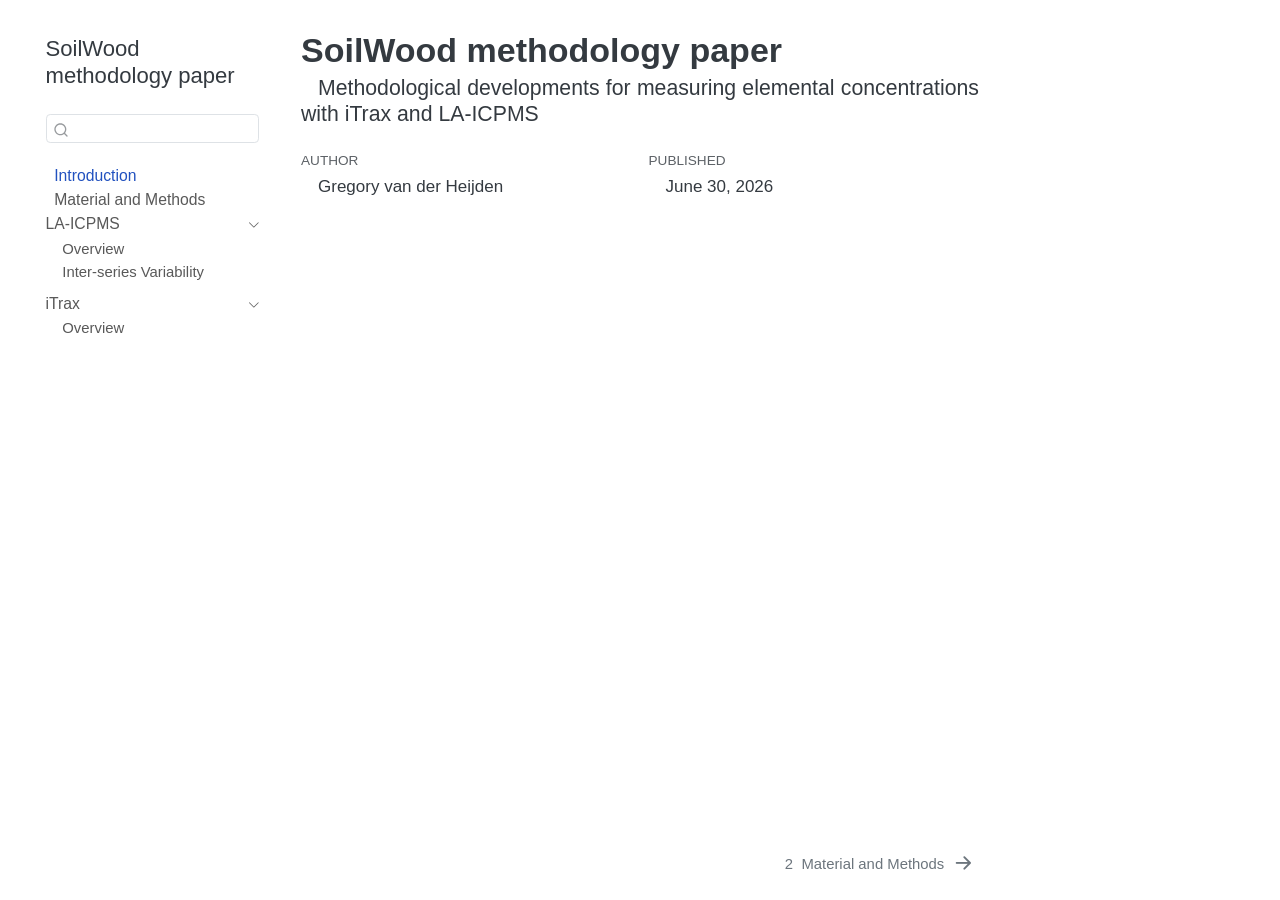
<file: index.html>
<!DOCTYPE html>
<html xmlns="http://www.w3.org/1999/xhtml" lang="en" xml:lang="en"><head>

<meta charset="utf-8">
<meta name="generator" content="quarto-1.9.35">

<meta name="viewport" content="width=device-width, initial-scale=1.0, user-scalable=yes">

<meta name="author" content="Gregory van der Heijden">
<meta name="dcterms.date" content="2026-06-30">

<title>SoilWood methodology paper</title>
<style>
/* Default styles provided by pandoc.
** See https://pandoc.org/MANUAL.html#variables-for-html for config info.
*/
code{white-space: pre-wrap;}
span.smallcaps{font-variant: small-caps;}
div.columns{display: flex; gap: min(4vw, 1.5em);}
div.column{flex: auto; overflow-x: auto;}
div.hanging-indent{margin-left: 1.5em; text-indent: -1.5em;}
ul.task-list{list-style: none;}
ul.task-list li input[type="checkbox"] {
  width: 0.8em;
  margin: 0 0.8em 0.2em -1em; /* quarto-specific, see https://github.com/quarto-dev/quarto-cli/issues/4556 */ 
  vertical-align: middle;
}
</style>


<script src="site_libs/quarto-nav/quarto-nav.js"></script>
<script src="site_libs/quarto-nav/headroom.min.js"></script>
<script src="site_libs/clipboard/clipboard.min.js"></script>
<script src="site_libs/quarto-search/autocomplete.umd.js"></script>
<script src="site_libs/quarto-search/fuse.min.js"></script>
<script src="site_libs/quarto-search/quarto-search.js"></script>
<meta name="quarto:offset" content="./">
<link href="./md/1_Material-Methods/0_Material_Methods.html" rel="next">
<script src="site_libs/quarto-html/quarto.js" type="module"></script>
<script src="site_libs/quarto-html/tabsets/tabsets.js" type="module"></script>
<script src="site_libs/quarto-html/popper.min.js"></script>
<script src="site_libs/quarto-html/tippy.umd.min.js"></script>
<script src="site_libs/quarto-html/anchor.min.js"></script>
<link href="site_libs/quarto-html/tippy.css" rel="stylesheet">
<link href="site_libs/quarto-html/quarto-syntax-highlighting-46f66b053e56abd73bb6e954d61a315b.css" rel="stylesheet" id="quarto-text-highlighting-styles">
<script src="site_libs/bootstrap/bootstrap.min.js"></script>
<link href="site_libs/bootstrap/bootstrap-icons.css" rel="stylesheet">
<link href="site_libs/bootstrap/bootstrap-15f6d9b299bec1ad26111eba39ad763c.min.css" rel="stylesheet" append-hash="true" id="quarto-bootstrap" data-mode="light">
<script id="quarto-search-options" type="application/json">{
  "location": "sidebar",
  "copy-button": false,
  "collapse-after": 3,
  "panel-placement": "start",
  "type": "textbox",
  "limit": 50,
  "keyboard-shortcut": [
    "f",
    "/",
    "s"
  ],
  "show-item-context": false,
  "language": {
    "search-no-results-text": "No results",
    "search-matching-documents-text": "matching documents",
    "search-copy-link-title": "Copy link to search",
    "search-hide-matches-text": "Hide additional matches",
    "search-more-match-text": "more match in this document",
    "search-more-matches-text": "more matches in this document",
    "search-clear-button-title": "Clear",
    "search-text-placeholder": "",
    "search-detached-cancel-button-title": "Cancel",
    "search-submit-button-title": "Submit",
    "search-label": "Search"
  }
}</script>
<script async="" src="https://hypothes.is/embed.js"></script>
<script>
  window.document.addEventListener("DOMContentLoaded", function (_event) {
    document.body.classList.add('hypothesis-enabled');
  });
</script>


<link rel="stylesheet" href="styles.css">
</head>

<body class="nav-sidebar floating quarto-light">

<div id="quarto-search-results"></div>
  <header id="quarto-header" class="headroom fixed-top">
  <nav class="quarto-secondary-nav">
    <div class="container-fluid d-flex">
      <button type="button" class="quarto-btn-toggle btn" data-bs-toggle="collapse" role="button" data-bs-target=".quarto-sidebar-collapse-item" aria-controls="quarto-sidebar" aria-expanded="false" aria-label="Toggle sidebar navigation" onclick="if (window.quartoToggleHeadroom) { window.quartoToggleHeadroom(); }">
        <i class="bi bi-layout-text-sidebar-reverse"></i>
      </button>
        <nav class="quarto-page-breadcrumbs" aria-label="breadcrumb"><ol class="breadcrumb"><li class="breadcrumb-item"><a href="./index.html"><span class="chapter-number">1</span>&nbsp; <span class="chapter-title">Introduction</span></a></li></ol></nav>
        <a class="flex-grow-1" role="navigation" data-bs-toggle="collapse" data-bs-target=".quarto-sidebar-collapse-item" aria-controls="quarto-sidebar" aria-expanded="false" aria-label="Toggle sidebar navigation" onclick="if (window.quartoToggleHeadroom) { window.quartoToggleHeadroom(); }">      
        </a>
      <button type="button" class="btn quarto-search-button" aria-label="Search" onclick="window.quartoOpenSearch();">
        <i class="bi bi-search"></i>
      </button>
    </div>
  </nav>
</header>
<!-- content -->
<div id="quarto-content" class="quarto-container page-columns page-rows-contents page-layout-article">
<!-- sidebar -->
  <nav id="quarto-sidebar" class="sidebar collapse collapse-horizontal quarto-sidebar-collapse-item sidebar-navigation floating overflow-auto">
    <div class="pt-lg-2 mt-2 text-left sidebar-header">
    <div class="sidebar-title mb-0 py-0">
      <a href="./">SoilWood methodology paper</a> 
    </div>
      </div>
        <div class="mt-2 flex-shrink-0 align-items-center">
        <div class="sidebar-search">
        <div id="quarto-search" class="" title="Search"></div>
        </div>
        </div>
    <div class="sidebar-menu-container"> 
    <ul class="list-unstyled mt-1">
        <li class="sidebar-item">
  <div class="sidebar-item-container"> 
  <a href="./index.html" class="sidebar-item-text sidebar-link active">
 <span class="menu-text"><span class="chapter-number">1</span>&nbsp; <span class="chapter-title">Introduction</span></span></a>
  </div>
</li>
        <li class="sidebar-item">
  <div class="sidebar-item-container"> 
  <a href="./md/1_Material-Methods/0_Material_Methods.html" class="sidebar-item-text sidebar-link">
 <span class="menu-text"><span class="chapter-number">2</span>&nbsp; <span class="chapter-title">Material and Methods</span></span></a>
  </div>
</li>
        <li class="sidebar-item sidebar-item-section">
      <div class="sidebar-item-container"> 
            <a class="sidebar-item-text sidebar-link text-start" data-bs-toggle="collapse" data-bs-target="#quarto-sidebar-section-1" role="navigation" aria-expanded="true">
 <span class="menu-text">LA-ICPMS</span></a>
          <a class="sidebar-item-toggle text-start" data-bs-toggle="collapse" data-bs-target="#quarto-sidebar-section-1" role="navigation" aria-expanded="true" aria-label="Toggle section">
            <i class="bi bi-chevron-right ms-2"></i>
          </a> 
      </div>
      <ul id="quarto-sidebar-section-1" class="collapse list-unstyled sidebar-section depth1 show">  
          <li class="sidebar-item">
  <div class="sidebar-item-container"> 
  <a href="./md/2_LA-ICPMS/0_LA-ICPMS.html" class="sidebar-item-text sidebar-link">
 <span class="menu-text"><span class="chapter-number">3</span>&nbsp; <span class="chapter-title">Overview</span></span></a>
  </div>
</li>
          <li class="sidebar-item">
  <div class="sidebar-item-container"> 
  <a href="./md/2_LA-ICPMS/1_LA-ICPMS_variability.html" class="sidebar-item-text sidebar-link">
 <span class="menu-text"><span class="chapter-number">4</span>&nbsp; <span class="chapter-title">Inter-series Variability</span></span></a>
  </div>
</li>
      </ul>
  </li>
        <li class="sidebar-item sidebar-item-section">
      <div class="sidebar-item-container"> 
            <a class="sidebar-item-text sidebar-link text-start" data-bs-toggle="collapse" data-bs-target="#quarto-sidebar-section-2" role="navigation" aria-expanded="true">
 <span class="menu-text">iTrax</span></a>
          <a class="sidebar-item-toggle text-start" data-bs-toggle="collapse" data-bs-target="#quarto-sidebar-section-2" role="navigation" aria-expanded="true" aria-label="Toggle section">
            <i class="bi bi-chevron-right ms-2"></i>
          </a> 
      </div>
      <ul id="quarto-sidebar-section-2" class="collapse list-unstyled sidebar-section depth1 show">  
          <li class="sidebar-item">
  <div class="sidebar-item-container"> 
  <a href="./md/3_iTrax/0_iTrax.html" class="sidebar-item-text sidebar-link">
 <span class="menu-text"><span class="chapter-number">5</span>&nbsp; <span class="chapter-title">Overview</span></span></a>
  </div>
</li>
      </ul>
  </li>
    </ul>
    </div>
</nav>
<div id="quarto-sidebar-glass" class="quarto-sidebar-collapse-item" data-bs-toggle="collapse" data-bs-target=".quarto-sidebar-collapse-item"></div>
<!-- margin-sidebar -->
    <div id="quarto-margin-sidebar" class="sidebar margin-sidebar zindex-bottom">
        
    </div>
<!-- main -->
<main class="content" id="quarto-document-content">

<header id="title-block-header" class="quarto-title-block default">
<div class="quarto-title">
<h1 class="title">SoilWood methodology paper</h1>
<p class="subtitle lead">Methodological developments for measuring elemental concentrations with iTrax and LA-ICPMS</p>
</div>



<div class="quarto-title-meta">

    <div>
    <div class="quarto-title-meta-heading">Author</div>
    <div class="quarto-title-meta-contents">
             <p>Gregory van der Heijden </p>
          </div>
  </div>
    
    <div>
    <div class="quarto-title-meta-heading">Published</div>
    <div class="quarto-title-meta-contents">
      <p class="date">June 30, 2026</p>
    </div>
  </div>
  
    
  </div>
  


</header>





</main> <!-- /main -->
<script id="quarto-html-after-body" type="application/javascript">
  window.document.addEventListener("DOMContentLoaded", function (event) {
    const icon = "";
    const anchorJS = new window.AnchorJS();
    anchorJS.options = {
      placement: 'right',
      icon: icon
    };
    anchorJS.add('.anchored');
    const isCodeAnnotation = (el) => {
      for (const clz of el.classList) {
        if (clz.startsWith('code-annotation-')) {                     
          return true;
        }
      }
      return false;
    }
    const onCopySuccess = function(e) {
      // button target
      const button = e.trigger;
      // don't keep focus
      button.blur();
      // flash "checked"
      button.classList.add('code-copy-button-checked');
      var currentTitle = button.getAttribute("title");
      button.setAttribute("title", "Copied!");
      let tooltip;
      if (window.bootstrap) {
        button.setAttribute("data-bs-toggle", "tooltip");
        button.setAttribute("data-bs-placement", "left");
        button.setAttribute("data-bs-title", "Copied!");
        tooltip = new bootstrap.Tooltip(button, 
          { trigger: "manual", 
            customClass: "code-copy-button-tooltip",
            offset: [0, -8]});
        tooltip.show();    
      }
      setTimeout(function() {
        if (tooltip) {
          tooltip.hide();
          button.removeAttribute("data-bs-title");
          button.removeAttribute("data-bs-toggle");
          button.removeAttribute("data-bs-placement");
        }
        button.setAttribute("title", currentTitle);
        button.classList.remove('code-copy-button-checked');
      }, 1000);
      // clear code selection
      e.clearSelection();
    }
    const getTextToCopy = function(trigger) {
      const outerScaffold = trigger.parentElement.cloneNode(true);
      const codeEl = outerScaffold.querySelector('code');
      for (const childEl of codeEl.children) {
        if (isCodeAnnotation(childEl)) {
          childEl.remove();
        }
      }
      return codeEl.innerText;
    }
    const clipboard = new window.ClipboardJS('.code-copy-button:not([data-in-quarto-modal])', {
      text: getTextToCopy
    });
    clipboard.on('success', onCopySuccess);
    if (window.document.getElementById('quarto-embedded-source-code-modal')) {
      const clipboardModal = new window.ClipboardJS('.code-copy-button[data-in-quarto-modal]', {
        text: getTextToCopy,
        container: window.document.getElementById('quarto-embedded-source-code-modal')
      });
      clipboardModal.on('success', onCopySuccess);
    }
      var localhostRegex = new RegExp(/^(?:http|https):\/\/localhost\:?[0-9]*\//);
      var mailtoRegex = new RegExp(/^mailto:/);
        var filterRegex = new RegExp('/' + window.location.host + '/');
      var isInternal = (href) => {
          return filterRegex.test(href) || localhostRegex.test(href) || mailtoRegex.test(href);
      }
      // Inspect non-navigation links and adorn them if external
     var links = window.document.querySelectorAll('a[href]:not(.nav-link):not(.navbar-brand):not(.toc-action):not(.sidebar-link):not(.sidebar-item-toggle):not(.pagination-link):not(.no-external):not([aria-hidden]):not(.dropdown-item):not(.quarto-navigation-tool):not(.about-link)');
      for (var i=0; i<links.length; i++) {
        const link = links[i];
        if (!isInternal(link.href)) {
          // undo the damage that might have been done by quarto-nav.js in the case of
          // links that we want to consider external
          if (link.dataset.originalHref !== undefined) {
            link.href = link.dataset.originalHref;
          }
        }
      }
    function tippyHover(el, contentFn, onTriggerFn, onUntriggerFn) {
      const config = {
        allowHTML: true,
        maxWidth: 500,
        delay: 100,
        arrow: false,
        appendTo: function(el) {
            return el.parentElement;
        },
        interactive: true,
        interactiveBorder: 10,
        theme: 'quarto',
        placement: 'bottom-start',
      };
      if (contentFn) {
        config.content = contentFn;
      }
      if (onTriggerFn) {
        config.onTrigger = onTriggerFn;
      }
      if (onUntriggerFn) {
        config.onUntrigger = onUntriggerFn;
      }
      window.tippy(el, config); 
    }
    const noterefs = window.document.querySelectorAll('a[role="doc-noteref"]');
    for (var i=0; i<noterefs.length; i++) {
      const ref = noterefs[i];
      tippyHover(ref, function() {
        // use id or data attribute instead here
        let href = ref.getAttribute('data-footnote-href') || ref.getAttribute('href');
        try { href = new URL(href).hash; } catch {}
        const id = href.replace(/^#\/?/, "");
        const note = window.document.getElementById(id);
        if (note) {
          return note.innerHTML;
        } else {
          return "";
        }
      });
    }
    const xrefs = window.document.querySelectorAll('a.quarto-xref');
    const processXRef = (id, note) => {
      // Strip column container classes
      const stripColumnClz = (el) => {
        el.classList.remove("page-full", "page-columns");
        if (el.children) {
          for (const child of el.children) {
            stripColumnClz(child);
          }
        }
      }
      stripColumnClz(note)
      if (id === null || id.startsWith('sec-')) {
        // Special case sections, only their first couple elements
        const container = document.createElement("div");
        if (note.children && note.children.length > 2) {
          container.appendChild(note.children[0].cloneNode(true));
          for (let i = 1; i < note.children.length; i++) {
            const child = note.children[i];
            if (child.tagName === "P" && child.innerText === "") {
              continue;
            } else {
              container.appendChild(child.cloneNode(true));
              break;
            }
          }
          if (window.Quarto?.typesetMath) {
            window.Quarto.typesetMath(container);
          }
          return container.innerHTML
        } else {
          if (window.Quarto?.typesetMath) {
            window.Quarto.typesetMath(note);
          }
          return note.innerHTML;
        }
      } else {
        // Remove any anchor links if they are present
        const anchorLink = note.querySelector('a.anchorjs-link');
        if (anchorLink) {
          anchorLink.remove();
        }
        if (window.Quarto?.typesetMath) {
          window.Quarto.typesetMath(note);
        }
        if (note.classList.contains("callout")) {
          return note.outerHTML;
        } else {
          return note.innerHTML;
        }
      }
    }
    for (var i=0; i<xrefs.length; i++) {
      const xref = xrefs[i];
      tippyHover(xref, undefined, function(instance) {
        instance.disable();
        let url = xref.getAttribute('href');
        let hash = undefined; 
        if (url.startsWith('#')) {
          hash = url;
        } else {
          try { hash = new URL(url).hash; } catch {}
        }
        if (hash) {
          const id = hash.replace(/^#\/?/, "");
          const note = window.document.getElementById(id);
          if (note !== null) {
            try {
              const html = processXRef(id, note.cloneNode(true));
              instance.setContent(html);
            } finally {
              instance.enable();
              instance.show();
            }
          } else {
            // See if we can fetch this
            fetch(url.split('#')[0])
            .then(res => res.text())
            .then(html => {
              const parser = new DOMParser();
              const htmlDoc = parser.parseFromString(html, "text/html");
              const note = htmlDoc.getElementById(id);
              if (note !== null) {
                const html = processXRef(id, note);
                instance.setContent(html);
              } 
            }).finally(() => {
              instance.enable();
              instance.show();
            });
          }
        } else {
          // See if we can fetch a full url (with no hash to target)
          // This is a special case and we should probably do some content thinning / targeting
          fetch(url)
          .then(res => res.text())
          .then(html => {
            const parser = new DOMParser();
            const htmlDoc = parser.parseFromString(html, "text/html");
            const note = htmlDoc.querySelector('main.content');
            if (note !== null) {
              // This should only happen for chapter cross references
              // (since there is no id in the URL)
              // remove the first header
              if (note.children.length > 0 && note.children[0].tagName === "HEADER") {
                note.children[0].remove();
              }
              const html = processXRef(null, note);
              instance.setContent(html);
            } 
          }).finally(() => {
            instance.enable();
            instance.show();
          });
        }
      }, function(instance) {
      });
    }
        let selectedAnnoteEl;
        const selectorForAnnotation = ( cell, annotation) => {
          let cellAttr = 'data-code-cell="' + cell + '"';
          let lineAttr = 'data-code-annotation="' +  annotation + '"';
          const selector = 'span[' + cellAttr + '][' + lineAttr + ']';
          return selector;
        }
        const selectCodeLines = (annoteEl) => {
          const doc = window.document;
          const targetCell = annoteEl.getAttribute("data-target-cell");
          const targetAnnotation = annoteEl.getAttribute("data-target-annotation");
          const annoteSpan = window.document.querySelector(selectorForAnnotation(targetCell, targetAnnotation));
          const lines = annoteSpan.getAttribute("data-code-lines").split(",");
          const lineIds = lines.map((line) => {
            return targetCell + "-" + line;
          })
          let top = null;
          let height = null;
          let parent = null;
          if (lineIds.length > 0) {
              //compute the position of the single el (top and bottom and make a div)
              const el = window.document.getElementById(lineIds[0]);
              top = el.offsetTop;
              height = el.offsetHeight;
              parent = el.parentElement.parentElement;
            if (lineIds.length > 1) {
              const lastEl = window.document.getElementById(lineIds[lineIds.length - 1]);
              const bottom = lastEl.offsetTop + lastEl.offsetHeight;
              height = bottom - top;
            }
            if (top !== null && height !== null && parent !== null) {
              // cook up a div (if necessary) and position it 
              let div = window.document.getElementById("code-annotation-line-highlight");
              if (div === null) {
                div = window.document.createElement("div");
                div.setAttribute("id", "code-annotation-line-highlight");
                div.style.position = 'absolute';
                parent.appendChild(div);
              }
              div.style.top = top - 2 + "px";
              div.style.height = height + 4 + "px";
              div.style.left = 0;
              let gutterDiv = window.document.getElementById("code-annotation-line-highlight-gutter");
              if (gutterDiv === null) {
                gutterDiv = window.document.createElement("div");
                gutterDiv.setAttribute("id", "code-annotation-line-highlight-gutter");
                gutterDiv.style.position = 'absolute';
                const codeCell = window.document.getElementById(targetCell);
                const gutter = codeCell.querySelector('.code-annotation-gutter');
                gutter.appendChild(gutterDiv);
              }
              gutterDiv.style.top = top - 2 + "px";
              gutterDiv.style.height = height + 4 + "px";
            }
            selectedAnnoteEl = annoteEl;
          }
        };
        const unselectCodeLines = () => {
          const elementsIds = ["code-annotation-line-highlight", "code-annotation-line-highlight-gutter"];
          elementsIds.forEach((elId) => {
            const div = window.document.getElementById(elId);
            if (div) {
              div.remove();
            }
          });
          selectedAnnoteEl = undefined;
        };
          // Handle positioning of the toggle
      window.addEventListener(
        "resize",
        throttle(() => {
          elRect = undefined;
          if (selectedAnnoteEl) {
            selectCodeLines(selectedAnnoteEl);
          }
        }, 10)
      );
      function throttle(fn, ms) {
      let throttle = false;
      let timer;
        return (...args) => {
          if(!throttle) { // first call gets through
              fn.apply(this, args);
              throttle = true;
          } else { // all the others get throttled
              if(timer) clearTimeout(timer); // cancel #2
              timer = setTimeout(() => {
                fn.apply(this, args);
                timer = throttle = false;
              }, ms);
          }
        };
      }
        // Attach click handler to the DT
        const annoteDls = window.document.querySelectorAll('dt[data-target-cell]');
        for (const annoteDlNode of annoteDls) {
          annoteDlNode.addEventListener('click', (event) => {
            const clickedEl = event.target;
            if (clickedEl !== selectedAnnoteEl) {
              unselectCodeLines();
              const activeEl = window.document.querySelector('dt[data-target-cell].code-annotation-active');
              if (activeEl) {
                activeEl.classList.remove('code-annotation-active');
              }
              selectCodeLines(clickedEl);
              clickedEl.classList.add('code-annotation-active');
            } else {
              // Unselect the line
              unselectCodeLines();
              clickedEl.classList.remove('code-annotation-active');
            }
          });
        }
    const findCites = (el) => {
      const parentEl = el.parentElement;
      if (parentEl) {
        const cites = parentEl.dataset.cites;
        if (cites) {
          return {
            el,
            cites: cites.split(' ')
          };
        } else {
          return findCites(el.parentElement)
        }
      } else {
        return undefined;
      }
    };
    var bibliorefs = window.document.querySelectorAll('a[role="doc-biblioref"]');
    for (var i=0; i<bibliorefs.length; i++) {
      const ref = bibliorefs[i];
      const citeInfo = findCites(ref);
      if (citeInfo) {
        tippyHover(citeInfo.el, function() {
          var popup = window.document.createElement('div');
          citeInfo.cites.forEach(function(cite) {
            var citeDiv = window.document.createElement('div');
            citeDiv.classList.add('hanging-indent');
            citeDiv.classList.add('csl-entry');
            var biblioDiv = window.document.getElementById('ref-' + cite);
            if (biblioDiv) {
              citeDiv.innerHTML = biblioDiv.innerHTML;
            }
            popup.appendChild(citeDiv);
          });
          return popup.innerHTML;
        });
      }
    }
  });
  </script>
<nav class="page-navigation">
  <div class="nav-page nav-page-previous">
  </div>
  <div class="nav-page nav-page-next">
      <a href="./md/1_Material-Methods/0_Material_Methods.html" class="pagination-link" aria-label="Material and Methods">
        <span class="nav-page-text"><span class="chapter-number">2</span>&nbsp; <span class="chapter-title">Material and Methods</span></span> <i class="bi bi-arrow-right-short"></i>
      </a>
  </div>
</nav>
</div> <!-- /content -->




</body></html>
</file>
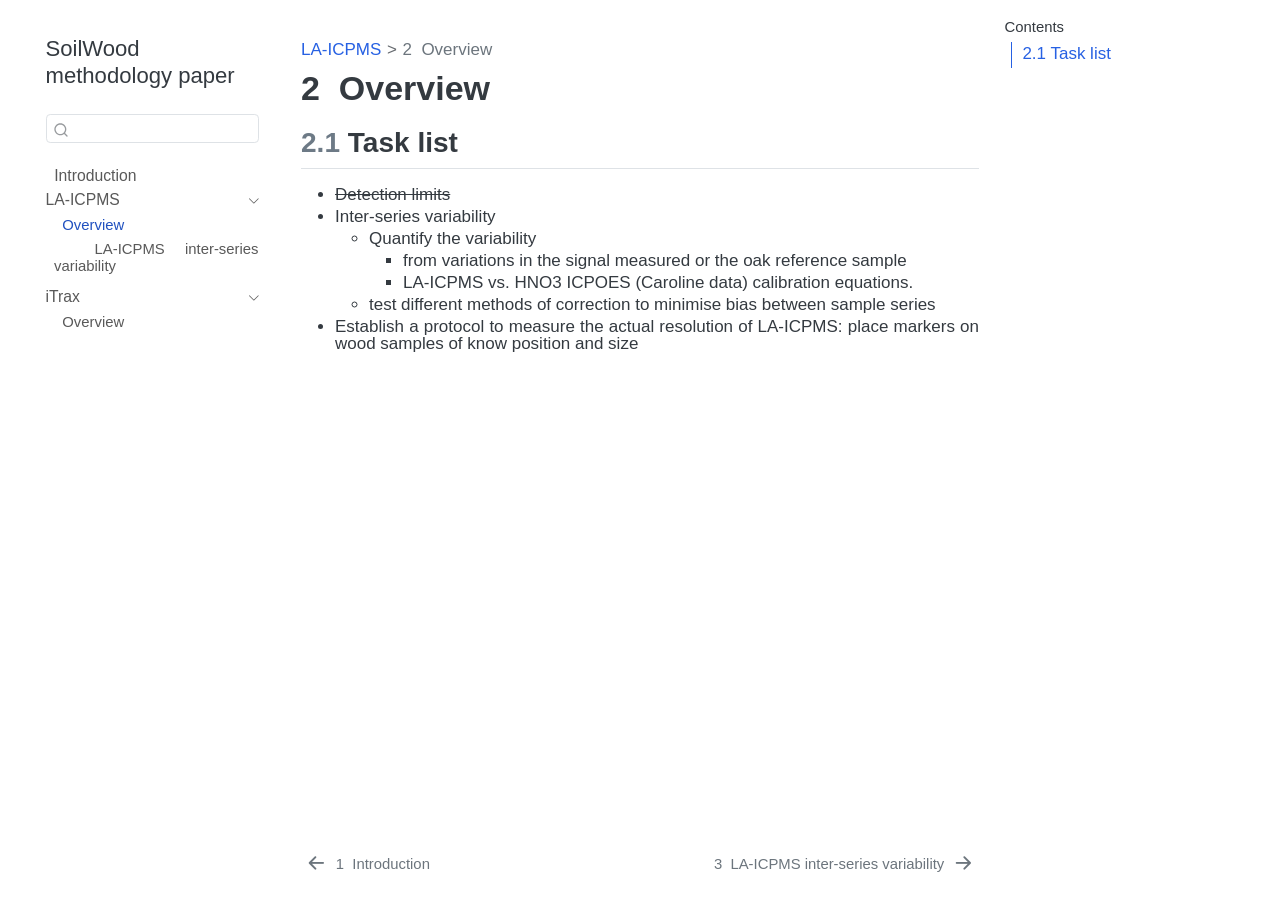
<file: md/1_LA-ICPMS/0_LA-ICPMS.html>
<!DOCTYPE html>
<html xmlns="http://www.w3.org/1999/xhtml" lang="en" xml:lang="en"><head>

<meta charset="utf-8">
<meta name="generator" content="quarto-1.9.35">

<meta name="viewport" content="width=device-width, initial-scale=1.0, user-scalable=yes">


<title>2&nbsp; Overview – SoilWood methodology paper</title>
<style>
/* Default styles provided by pandoc.
** See https://pandoc.org/MANUAL.html#variables-for-html for config info.
*/
code{white-space: pre-wrap;}
span.smallcaps{font-variant: small-caps;}
div.columns{display: flex; gap: min(4vw, 1.5em);}
div.column{flex: auto; overflow-x: auto;}
div.hanging-indent{margin-left: 1.5em; text-indent: -1.5em;}
ul.task-list{list-style: none;}
ul.task-list li input[type="checkbox"] {
  width: 0.8em;
  margin: 0 0.8em 0.2em -1em; /* quarto-specific, see https://github.com/quarto-dev/quarto-cli/issues/4556 */ 
  vertical-align: middle;
}
</style>


<script src="../../site_libs/quarto-nav/quarto-nav.js"></script>
<script src="../../site_libs/quarto-nav/headroom.min.js"></script>
<script src="../../site_libs/clipboard/clipboard.min.js"></script>
<script src="../../site_libs/quarto-search/autocomplete.umd.js"></script>
<script src="../../site_libs/quarto-search/fuse.min.js"></script>
<script src="../../site_libs/quarto-search/quarto-search.js"></script>
<meta name="quarto:offset" content="../../">
<link href="../../md/1_LA-ICPMS/1_LA-ICPMS_variability.html" rel="next">
<link href="../../index.html" rel="prev">
<script src="../../site_libs/quarto-html/quarto.js" type="module"></script>
<script src="../../site_libs/quarto-html/tabsets/tabsets.js" type="module"></script>
<script src="../../site_libs/quarto-html/popper.min.js"></script>
<script src="../../site_libs/quarto-html/tippy.umd.min.js"></script>
<script src="../../site_libs/quarto-html/anchor.min.js"></script>
<link href="../../site_libs/quarto-html/tippy.css" rel="stylesheet">
<link href="../../site_libs/quarto-html/quarto-syntax-highlighting-46f66b053e56abd73bb6e954d61a315b.css" rel="stylesheet" id="quarto-text-highlighting-styles">
<script src="../../site_libs/bootstrap/bootstrap.min.js"></script>
<link href="../../site_libs/bootstrap/bootstrap-icons.css" rel="stylesheet">
<link href="../../site_libs/bootstrap/bootstrap-15f6d9b299bec1ad26111eba39ad763c.min.css" rel="stylesheet" append-hash="true" id="quarto-bootstrap" data-mode="light">
<script id="quarto-search-options" type="application/json">{
  "location": "sidebar",
  "copy-button": false,
  "collapse-after": 3,
  "panel-placement": "start",
  "type": "textbox",
  "limit": 50,
  "keyboard-shortcut": [
    "f",
    "/",
    "s"
  ],
  "show-item-context": false,
  "language": {
    "search-no-results-text": "No results",
    "search-matching-documents-text": "matching documents",
    "search-copy-link-title": "Copy link to search",
    "search-hide-matches-text": "Hide additional matches",
    "search-more-match-text": "more match in this document",
    "search-more-matches-text": "more matches in this document",
    "search-clear-button-title": "Clear",
    "search-text-placeholder": "",
    "search-detached-cancel-button-title": "Cancel",
    "search-submit-button-title": "Submit",
    "search-label": "Search"
  }
}</script>
<script async="" src="https://hypothes.is/embed.js"></script>
<script>
  window.document.addEventListener("DOMContentLoaded", function (_event) {
    document.body.classList.add('hypothesis-enabled');
  });
</script>


<link rel="stylesheet" href="../../styles.css">
</head>

<body class="nav-sidebar floating quarto-light">

<div id="quarto-search-results"></div>
  <header id="quarto-header" class="headroom fixed-top">
  <nav class="quarto-secondary-nav">
    <div class="container-fluid d-flex">
      <button type="button" class="quarto-btn-toggle btn" data-bs-toggle="collapse" role="button" data-bs-target=".quarto-sidebar-collapse-item" aria-controls="quarto-sidebar" aria-expanded="false" aria-label="Toggle sidebar navigation" onclick="if (window.quartoToggleHeadroom) { window.quartoToggleHeadroom(); }">
        <i class="bi bi-layout-text-sidebar-reverse"></i>
      </button>
        <nav class="quarto-page-breadcrumbs" aria-label="breadcrumb"><ol class="breadcrumb"><li class="breadcrumb-item"><a href="../../md/1_LA-ICPMS/0_LA-ICPMS.html">LA-ICPMS</a></li><li class="breadcrumb-item"><a href="../../md/1_LA-ICPMS/0_LA-ICPMS.html"><span class="chapter-number">2</span>&nbsp; <span class="chapter-title">Overview</span></a></li></ol></nav>
        <a class="flex-grow-1" role="navigation" data-bs-toggle="collapse" data-bs-target=".quarto-sidebar-collapse-item" aria-controls="quarto-sidebar" aria-expanded="false" aria-label="Toggle sidebar navigation" onclick="if (window.quartoToggleHeadroom) { window.quartoToggleHeadroom(); }">      
        </a>
      <button type="button" class="btn quarto-search-button" aria-label="Search" onclick="window.quartoOpenSearch();">
        <i class="bi bi-search"></i>
      </button>
    </div>
  </nav>
</header>
<!-- content -->
<div id="quarto-content" class="quarto-container page-columns page-rows-contents page-layout-article">
<!-- sidebar -->
  <nav id="quarto-sidebar" class="sidebar collapse collapse-horizontal quarto-sidebar-collapse-item sidebar-navigation floating overflow-auto">
    <div class="pt-lg-2 mt-2 text-left sidebar-header">
    <div class="sidebar-title mb-0 py-0">
      <a href="../../">SoilWood methodology paper</a> 
    </div>
      </div>
        <div class="mt-2 flex-shrink-0 align-items-center">
        <div class="sidebar-search">
        <div id="quarto-search" class="" title="Search"></div>
        </div>
        </div>
    <div class="sidebar-menu-container"> 
    <ul class="list-unstyled mt-1">
        <li class="sidebar-item">
  <div class="sidebar-item-container"> 
  <a href="../../index.html" class="sidebar-item-text sidebar-link">
 <span class="menu-text"><span class="chapter-number">1</span>&nbsp; <span class="chapter-title">Introduction</span></span></a>
  </div>
</li>
        <li class="sidebar-item sidebar-item-section">
      <div class="sidebar-item-container"> 
            <a class="sidebar-item-text sidebar-link text-start" data-bs-toggle="collapse" data-bs-target="#quarto-sidebar-section-1" role="navigation" aria-expanded="true">
 <span class="menu-text">LA-ICPMS</span></a>
          <a class="sidebar-item-toggle text-start" data-bs-toggle="collapse" data-bs-target="#quarto-sidebar-section-1" role="navigation" aria-expanded="true" aria-label="Toggle section">
            <i class="bi bi-chevron-right ms-2"></i>
          </a> 
      </div>
      <ul id="quarto-sidebar-section-1" class="collapse list-unstyled sidebar-section depth1 show">  
          <li class="sidebar-item">
  <div class="sidebar-item-container"> 
  <a href="../../md/1_LA-ICPMS/0_LA-ICPMS.html" class="sidebar-item-text sidebar-link active">
 <span class="menu-text"><span class="chapter-number">2</span>&nbsp; <span class="chapter-title">Overview</span></span></a>
  </div>
</li>
          <li class="sidebar-item">
  <div class="sidebar-item-container"> 
  <a href="../../md/1_LA-ICPMS/1_LA-ICPMS_variability.html" class="sidebar-item-text sidebar-link">
 <span class="menu-text"><span class="chapter-number">3</span>&nbsp; <span class="chapter-title">LA-ICPMS inter-series variability</span></span></a>
  </div>
</li>
      </ul>
  </li>
        <li class="sidebar-item sidebar-item-section">
      <div class="sidebar-item-container"> 
            <a class="sidebar-item-text sidebar-link text-start" data-bs-toggle="collapse" data-bs-target="#quarto-sidebar-section-2" role="navigation" aria-expanded="true">
 <span class="menu-text">iTrax</span></a>
          <a class="sidebar-item-toggle text-start" data-bs-toggle="collapse" data-bs-target="#quarto-sidebar-section-2" role="navigation" aria-expanded="true" aria-label="Toggle section">
            <i class="bi bi-chevron-right ms-2"></i>
          </a> 
      </div>
      <ul id="quarto-sidebar-section-2" class="collapse list-unstyled sidebar-section depth1 show">  
          <li class="sidebar-item">
  <div class="sidebar-item-container"> 
  <a href="../../md/2_iTrax/0_iTrax.html" class="sidebar-item-text sidebar-link">
 <span class="menu-text"><span class="chapter-number">4</span>&nbsp; <span class="chapter-title">Overview</span></span></a>
  </div>
</li>
      </ul>
  </li>
    </ul>
    </div>
</nav>
<div id="quarto-sidebar-glass" class="quarto-sidebar-collapse-item" data-bs-toggle="collapse" data-bs-target=".quarto-sidebar-collapse-item"></div>
<!-- margin-sidebar -->
    <div id="quarto-margin-sidebar" class="sidebar margin-sidebar">
        <nav id="TOC" role="doc-toc" class="toc-active">
    <h2 id="toc-title">Contents</h2>
   
  <ul>
  <li><a href="#task-list" id="toc-task-list" class="nav-link active" data-scroll-target="#task-list"><span class="header-section-number">2.1</span> Task list</a></li>
  </ul>
</nav>
    </div>
<!-- main -->
<main class="content" id="quarto-document-content">

<header id="title-block-header" class="quarto-title-block default"><nav class="quarto-page-breadcrumbs quarto-title-breadcrumbs d-none d-lg-block" aria-label="breadcrumb"><ol class="breadcrumb"><li class="breadcrumb-item"><a href="../../md/1_LA-ICPMS/0_LA-ICPMS.html">LA-ICPMS</a></li><li class="breadcrumb-item"><a href="../../md/1_LA-ICPMS/0_LA-ICPMS.html"><span class="chapter-number">2</span>&nbsp; <span class="chapter-title">Overview</span></a></li></ol></nav>
<div class="quarto-title">
<h1 class="title"><span class="chapter-number">2</span>&nbsp; <span class="chapter-title">Overview</span></h1>
</div>



<div class="quarto-title-meta">

    
  
    
  </div>
  


</header>


<section id="task-list" class="level2" data-number="2.1">
<h2 data-number="2.1" class="anchored" data-anchor-id="task-list"><span class="header-section-number">2.1</span> Task list</h2>
<ul>
<li><del>Detection limits</del></li>
<li>Inter-series variability
<ul>
<li>Quantify the variability
<ul>
<li>from variations in the signal measured or the oak reference sample</li>
<li>LA-ICPMS vs.&nbsp;HNO3 ICPOES (Caroline data) calibration equations.</li>
</ul></li>
<li>test different methods of correction to minimise bias between sample series</li>
</ul></li>
<li>Establish a protocol to measure the actual resolution of LA-ICPMS: place markers on wood samples of know position and size</li>
</ul>


</section>

</main> <!-- /main -->
<script id="quarto-html-after-body" type="application/javascript">
  window.document.addEventListener("DOMContentLoaded", function (event) {
    const icon = "";
    const anchorJS = new window.AnchorJS();
    anchorJS.options = {
      placement: 'right',
      icon: icon
    };
    anchorJS.add('.anchored');
    const isCodeAnnotation = (el) => {
      for (const clz of el.classList) {
        if (clz.startsWith('code-annotation-')) {                     
          return true;
        }
      }
      return false;
    }
    const onCopySuccess = function(e) {
      // button target
      const button = e.trigger;
      // don't keep focus
      button.blur();
      // flash "checked"
      button.classList.add('code-copy-button-checked');
      var currentTitle = button.getAttribute("title");
      button.setAttribute("title", "Copied!");
      let tooltip;
      if (window.bootstrap) {
        button.setAttribute("data-bs-toggle", "tooltip");
        button.setAttribute("data-bs-placement", "left");
        button.setAttribute("data-bs-title", "Copied!");
        tooltip = new bootstrap.Tooltip(button, 
          { trigger: "manual", 
            customClass: "code-copy-button-tooltip",
            offset: [0, -8]});
        tooltip.show();    
      }
      setTimeout(function() {
        if (tooltip) {
          tooltip.hide();
          button.removeAttribute("data-bs-title");
          button.removeAttribute("data-bs-toggle");
          button.removeAttribute("data-bs-placement");
        }
        button.setAttribute("title", currentTitle);
        button.classList.remove('code-copy-button-checked');
      }, 1000);
      // clear code selection
      e.clearSelection();
    }
    const getTextToCopy = function(trigger) {
      const outerScaffold = trigger.parentElement.cloneNode(true);
      const codeEl = outerScaffold.querySelector('code');
      for (const childEl of codeEl.children) {
        if (isCodeAnnotation(childEl)) {
          childEl.remove();
        }
      }
      return codeEl.innerText;
    }
    const clipboard = new window.ClipboardJS('.code-copy-button:not([data-in-quarto-modal])', {
      text: getTextToCopy
    });
    clipboard.on('success', onCopySuccess);
    if (window.document.getElementById('quarto-embedded-source-code-modal')) {
      const clipboardModal = new window.ClipboardJS('.code-copy-button[data-in-quarto-modal]', {
        text: getTextToCopy,
        container: window.document.getElementById('quarto-embedded-source-code-modal')
      });
      clipboardModal.on('success', onCopySuccess);
    }
      var localhostRegex = new RegExp(/^(?:http|https):\/\/localhost\:?[0-9]*\//);
      var mailtoRegex = new RegExp(/^mailto:/);
        var filterRegex = new RegExp('/' + window.location.host + '/');
      var isInternal = (href) => {
          return filterRegex.test(href) || localhostRegex.test(href) || mailtoRegex.test(href);
      }
      // Inspect non-navigation links and adorn them if external
     var links = window.document.querySelectorAll('a[href]:not(.nav-link):not(.navbar-brand):not(.toc-action):not(.sidebar-link):not(.sidebar-item-toggle):not(.pagination-link):not(.no-external):not([aria-hidden]):not(.dropdown-item):not(.quarto-navigation-tool):not(.about-link)');
      for (var i=0; i<links.length; i++) {
        const link = links[i];
        if (!isInternal(link.href)) {
          // undo the damage that might have been done by quarto-nav.js in the case of
          // links that we want to consider external
          if (link.dataset.originalHref !== undefined) {
            link.href = link.dataset.originalHref;
          }
        }
      }
    function tippyHover(el, contentFn, onTriggerFn, onUntriggerFn) {
      const config = {
        allowHTML: true,
        maxWidth: 500,
        delay: 100,
        arrow: false,
        appendTo: function(el) {
            return el.parentElement;
        },
        interactive: true,
        interactiveBorder: 10,
        theme: 'quarto',
        placement: 'bottom-start',
      };
      if (contentFn) {
        config.content = contentFn;
      }
      if (onTriggerFn) {
        config.onTrigger = onTriggerFn;
      }
      if (onUntriggerFn) {
        config.onUntrigger = onUntriggerFn;
      }
      window.tippy(el, config); 
    }
    const noterefs = window.document.querySelectorAll('a[role="doc-noteref"]');
    for (var i=0; i<noterefs.length; i++) {
      const ref = noterefs[i];
      tippyHover(ref, function() {
        // use id or data attribute instead here
        let href = ref.getAttribute('data-footnote-href') || ref.getAttribute('href');
        try { href = new URL(href).hash; } catch {}
        const id = href.replace(/^#\/?/, "");
        const note = window.document.getElementById(id);
        if (note) {
          return note.innerHTML;
        } else {
          return "";
        }
      });
    }
    const xrefs = window.document.querySelectorAll('a.quarto-xref');
    const processXRef = (id, note) => {
      // Strip column container classes
      const stripColumnClz = (el) => {
        el.classList.remove("page-full", "page-columns");
        if (el.children) {
          for (const child of el.children) {
            stripColumnClz(child);
          }
        }
      }
      stripColumnClz(note)
      if (id === null || id.startsWith('sec-')) {
        // Special case sections, only their first couple elements
        const container = document.createElement("div");
        if (note.children && note.children.length > 2) {
          container.appendChild(note.children[0].cloneNode(true));
          for (let i = 1; i < note.children.length; i++) {
            const child = note.children[i];
            if (child.tagName === "P" && child.innerText === "") {
              continue;
            } else {
              container.appendChild(child.cloneNode(true));
              break;
            }
          }
          if (window.Quarto?.typesetMath) {
            window.Quarto.typesetMath(container);
          }
          return container.innerHTML
        } else {
          if (window.Quarto?.typesetMath) {
            window.Quarto.typesetMath(note);
          }
          return note.innerHTML;
        }
      } else {
        // Remove any anchor links if they are present
        const anchorLink = note.querySelector('a.anchorjs-link');
        if (anchorLink) {
          anchorLink.remove();
        }
        if (window.Quarto?.typesetMath) {
          window.Quarto.typesetMath(note);
        }
        if (note.classList.contains("callout")) {
          return note.outerHTML;
        } else {
          return note.innerHTML;
        }
      }
    }
    for (var i=0; i<xrefs.length; i++) {
      const xref = xrefs[i];
      tippyHover(xref, undefined, function(instance) {
        instance.disable();
        let url = xref.getAttribute('href');
        let hash = undefined; 
        if (url.startsWith('#')) {
          hash = url;
        } else {
          try { hash = new URL(url).hash; } catch {}
        }
        if (hash) {
          const id = hash.replace(/^#\/?/, "");
          const note = window.document.getElementById(id);
          if (note !== null) {
            try {
              const html = processXRef(id, note.cloneNode(true));
              instance.setContent(html);
            } finally {
              instance.enable();
              instance.show();
            }
          } else {
            // See if we can fetch this
            fetch(url.split('#')[0])
            .then(res => res.text())
            .then(html => {
              const parser = new DOMParser();
              const htmlDoc = parser.parseFromString(html, "text/html");
              const note = htmlDoc.getElementById(id);
              if (note !== null) {
                const html = processXRef(id, note);
                instance.setContent(html);
              } 
            }).finally(() => {
              instance.enable();
              instance.show();
            });
          }
        } else {
          // See if we can fetch a full url (with no hash to target)
          // This is a special case and we should probably do some content thinning / targeting
          fetch(url)
          .then(res => res.text())
          .then(html => {
            const parser = new DOMParser();
            const htmlDoc = parser.parseFromString(html, "text/html");
            const note = htmlDoc.querySelector('main.content');
            if (note !== null) {
              // This should only happen for chapter cross references
              // (since there is no id in the URL)
              // remove the first header
              if (note.children.length > 0 && note.children[0].tagName === "HEADER") {
                note.children[0].remove();
              }
              const html = processXRef(null, note);
              instance.setContent(html);
            } 
          }).finally(() => {
            instance.enable();
            instance.show();
          });
        }
      }, function(instance) {
      });
    }
        let selectedAnnoteEl;
        const selectorForAnnotation = ( cell, annotation) => {
          let cellAttr = 'data-code-cell="' + cell + '"';
          let lineAttr = 'data-code-annotation="' +  annotation + '"';
          const selector = 'span[' + cellAttr + '][' + lineAttr + ']';
          return selector;
        }
        const selectCodeLines = (annoteEl) => {
          const doc = window.document;
          const targetCell = annoteEl.getAttribute("data-target-cell");
          const targetAnnotation = annoteEl.getAttribute("data-target-annotation");
          const annoteSpan = window.document.querySelector(selectorForAnnotation(targetCell, targetAnnotation));
          const lines = annoteSpan.getAttribute("data-code-lines").split(",");
          const lineIds = lines.map((line) => {
            return targetCell + "-" + line;
          })
          let top = null;
          let height = null;
          let parent = null;
          if (lineIds.length > 0) {
              //compute the position of the single el (top and bottom and make a div)
              const el = window.document.getElementById(lineIds[0]);
              top = el.offsetTop;
              height = el.offsetHeight;
              parent = el.parentElement.parentElement;
            if (lineIds.length > 1) {
              const lastEl = window.document.getElementById(lineIds[lineIds.length - 1]);
              const bottom = lastEl.offsetTop + lastEl.offsetHeight;
              height = bottom - top;
            }
            if (top !== null && height !== null && parent !== null) {
              // cook up a div (if necessary) and position it 
              let div = window.document.getElementById("code-annotation-line-highlight");
              if (div === null) {
                div = window.document.createElement("div");
                div.setAttribute("id", "code-annotation-line-highlight");
                div.style.position = 'absolute';
                parent.appendChild(div);
              }
              div.style.top = top - 2 + "px";
              div.style.height = height + 4 + "px";
              div.style.left = 0;
              let gutterDiv = window.document.getElementById("code-annotation-line-highlight-gutter");
              if (gutterDiv === null) {
                gutterDiv = window.document.createElement("div");
                gutterDiv.setAttribute("id", "code-annotation-line-highlight-gutter");
                gutterDiv.style.position = 'absolute';
                const codeCell = window.document.getElementById(targetCell);
                const gutter = codeCell.querySelector('.code-annotation-gutter');
                gutter.appendChild(gutterDiv);
              }
              gutterDiv.style.top = top - 2 + "px";
              gutterDiv.style.height = height + 4 + "px";
            }
            selectedAnnoteEl = annoteEl;
          }
        };
        const unselectCodeLines = () => {
          const elementsIds = ["code-annotation-line-highlight", "code-annotation-line-highlight-gutter"];
          elementsIds.forEach((elId) => {
            const div = window.document.getElementById(elId);
            if (div) {
              div.remove();
            }
          });
          selectedAnnoteEl = undefined;
        };
          // Handle positioning of the toggle
      window.addEventListener(
        "resize",
        throttle(() => {
          elRect = undefined;
          if (selectedAnnoteEl) {
            selectCodeLines(selectedAnnoteEl);
          }
        }, 10)
      );
      function throttle(fn, ms) {
      let throttle = false;
      let timer;
        return (...args) => {
          if(!throttle) { // first call gets through
              fn.apply(this, args);
              throttle = true;
          } else { // all the others get throttled
              if(timer) clearTimeout(timer); // cancel #2
              timer = setTimeout(() => {
                fn.apply(this, args);
                timer = throttle = false;
              }, ms);
          }
        };
      }
        // Attach click handler to the DT
        const annoteDls = window.document.querySelectorAll('dt[data-target-cell]');
        for (const annoteDlNode of annoteDls) {
          annoteDlNode.addEventListener('click', (event) => {
            const clickedEl = event.target;
            if (clickedEl !== selectedAnnoteEl) {
              unselectCodeLines();
              const activeEl = window.document.querySelector('dt[data-target-cell].code-annotation-active');
              if (activeEl) {
                activeEl.classList.remove('code-annotation-active');
              }
              selectCodeLines(clickedEl);
              clickedEl.classList.add('code-annotation-active');
            } else {
              // Unselect the line
              unselectCodeLines();
              clickedEl.classList.remove('code-annotation-active');
            }
          });
        }
    const findCites = (el) => {
      const parentEl = el.parentElement;
      if (parentEl) {
        const cites = parentEl.dataset.cites;
        if (cites) {
          return {
            el,
            cites: cites.split(' ')
          };
        } else {
          return findCites(el.parentElement)
        }
      } else {
        return undefined;
      }
    };
    var bibliorefs = window.document.querySelectorAll('a[role="doc-biblioref"]');
    for (var i=0; i<bibliorefs.length; i++) {
      const ref = bibliorefs[i];
      const citeInfo = findCites(ref);
      if (citeInfo) {
        tippyHover(citeInfo.el, function() {
          var popup = window.document.createElement('div');
          citeInfo.cites.forEach(function(cite) {
            var citeDiv = window.document.createElement('div');
            citeDiv.classList.add('hanging-indent');
            citeDiv.classList.add('csl-entry');
            var biblioDiv = window.document.getElementById('ref-' + cite);
            if (biblioDiv) {
              citeDiv.innerHTML = biblioDiv.innerHTML;
            }
            popup.appendChild(citeDiv);
          });
          return popup.innerHTML;
        });
      }
    }
  });
  </script>
<nav class="page-navigation">
  <div class="nav-page nav-page-previous">
      <a href="../../index.html" class="pagination-link" aria-label="Introduction">
        <i class="bi bi-arrow-left-short"></i> <span class="nav-page-text"><span class="chapter-number">1</span>&nbsp; <span class="chapter-title">Introduction</span></span>
      </a>          
  </div>
  <div class="nav-page nav-page-next">
      <a href="../../md/1_LA-ICPMS/1_LA-ICPMS_variability.html" class="pagination-link" aria-label="LA-ICPMS inter-series variability">
        <span class="nav-page-text"><span class="chapter-number">3</span>&nbsp; <span class="chapter-title">LA-ICPMS inter-series variability</span></span> <i class="bi bi-arrow-right-short"></i>
      </a>
  </div>
</nav>
</div> <!-- /content -->




</body></html>
</file>
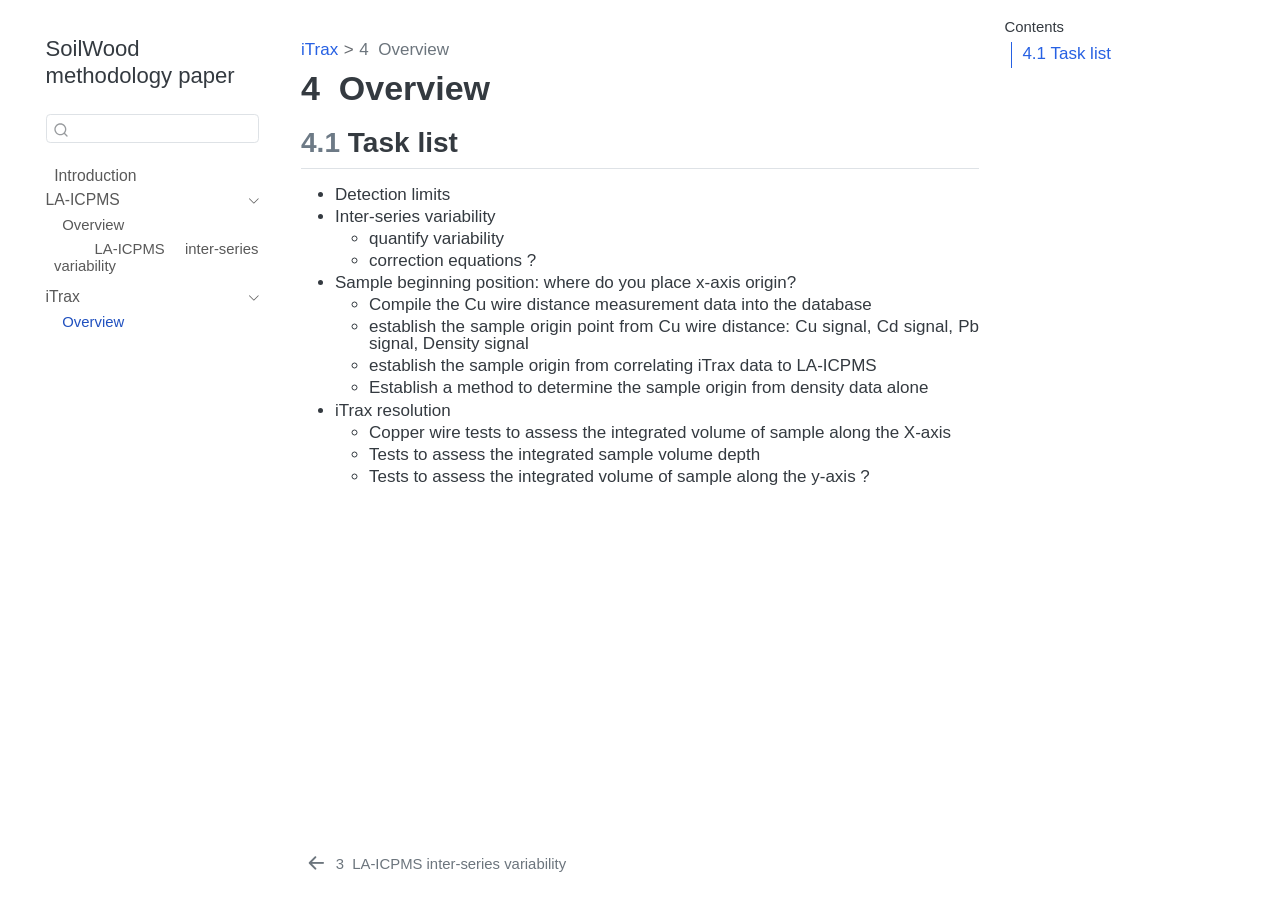
<file: md/2_iTrax/0_iTrax.html>
<!DOCTYPE html>
<html xmlns="http://www.w3.org/1999/xhtml" lang="en" xml:lang="en"><head>

<meta charset="utf-8">
<meta name="generator" content="quarto-1.9.35">

<meta name="viewport" content="width=device-width, initial-scale=1.0, user-scalable=yes">


<title>4&nbsp; Overview – SoilWood methodology paper</title>
<style>
/* Default styles provided by pandoc.
** See https://pandoc.org/MANUAL.html#variables-for-html for config info.
*/
code{white-space: pre-wrap;}
span.smallcaps{font-variant: small-caps;}
div.columns{display: flex; gap: min(4vw, 1.5em);}
div.column{flex: auto; overflow-x: auto;}
div.hanging-indent{margin-left: 1.5em; text-indent: -1.5em;}
ul.task-list{list-style: none;}
ul.task-list li input[type="checkbox"] {
  width: 0.8em;
  margin: 0 0.8em 0.2em -1em; /* quarto-specific, see https://github.com/quarto-dev/quarto-cli/issues/4556 */ 
  vertical-align: middle;
}
</style>


<script src="../../site_libs/quarto-nav/quarto-nav.js"></script>
<script src="../../site_libs/quarto-nav/headroom.min.js"></script>
<script src="../../site_libs/clipboard/clipboard.min.js"></script>
<script src="../../site_libs/quarto-search/autocomplete.umd.js"></script>
<script src="../../site_libs/quarto-search/fuse.min.js"></script>
<script src="../../site_libs/quarto-search/quarto-search.js"></script>
<meta name="quarto:offset" content="../../">
<link href="../../md/1_LA-ICPMS/1_LA-ICPMS_variability.html" rel="prev">
<script src="../../site_libs/quarto-html/quarto.js" type="module"></script>
<script src="../../site_libs/quarto-html/tabsets/tabsets.js" type="module"></script>
<script src="../../site_libs/quarto-html/popper.min.js"></script>
<script src="../../site_libs/quarto-html/tippy.umd.min.js"></script>
<script src="../../site_libs/quarto-html/anchor.min.js"></script>
<link href="../../site_libs/quarto-html/tippy.css" rel="stylesheet">
<link href="../../site_libs/quarto-html/quarto-syntax-highlighting-46f66b053e56abd73bb6e954d61a315b.css" rel="stylesheet" id="quarto-text-highlighting-styles">
<script src="../../site_libs/bootstrap/bootstrap.min.js"></script>
<link href="../../site_libs/bootstrap/bootstrap-icons.css" rel="stylesheet">
<link href="../../site_libs/bootstrap/bootstrap-15f6d9b299bec1ad26111eba39ad763c.min.css" rel="stylesheet" append-hash="true" id="quarto-bootstrap" data-mode="light">
<script id="quarto-search-options" type="application/json">{
  "location": "sidebar",
  "copy-button": false,
  "collapse-after": 3,
  "panel-placement": "start",
  "type": "textbox",
  "limit": 50,
  "keyboard-shortcut": [
    "f",
    "/",
    "s"
  ],
  "show-item-context": false,
  "language": {
    "search-no-results-text": "No results",
    "search-matching-documents-text": "matching documents",
    "search-copy-link-title": "Copy link to search",
    "search-hide-matches-text": "Hide additional matches",
    "search-more-match-text": "more match in this document",
    "search-more-matches-text": "more matches in this document",
    "search-clear-button-title": "Clear",
    "search-text-placeholder": "",
    "search-detached-cancel-button-title": "Cancel",
    "search-submit-button-title": "Submit",
    "search-label": "Search"
  }
}</script>
<script async="" src="https://hypothes.is/embed.js"></script>
<script>
  window.document.addEventListener("DOMContentLoaded", function (_event) {
    document.body.classList.add('hypothesis-enabled');
  });
</script>


<link rel="stylesheet" href="../../styles.css">
</head>

<body class="nav-sidebar floating quarto-light">

<div id="quarto-search-results"></div>
  <header id="quarto-header" class="headroom fixed-top">
  <nav class="quarto-secondary-nav">
    <div class="container-fluid d-flex">
      <button type="button" class="quarto-btn-toggle btn" data-bs-toggle="collapse" role="button" data-bs-target=".quarto-sidebar-collapse-item" aria-controls="quarto-sidebar" aria-expanded="false" aria-label="Toggle sidebar navigation" onclick="if (window.quartoToggleHeadroom) { window.quartoToggleHeadroom(); }">
        <i class="bi bi-layout-text-sidebar-reverse"></i>
      </button>
        <nav class="quarto-page-breadcrumbs" aria-label="breadcrumb"><ol class="breadcrumb"><li class="breadcrumb-item"><a href="../../md/2_iTrax/0_iTrax.html">iTrax</a></li><li class="breadcrumb-item"><a href="../../md/2_iTrax/0_iTrax.html"><span class="chapter-number">4</span>&nbsp; <span class="chapter-title">Overview</span></a></li></ol></nav>
        <a class="flex-grow-1" role="navigation" data-bs-toggle="collapse" data-bs-target=".quarto-sidebar-collapse-item" aria-controls="quarto-sidebar" aria-expanded="false" aria-label="Toggle sidebar navigation" onclick="if (window.quartoToggleHeadroom) { window.quartoToggleHeadroom(); }">      
        </a>
      <button type="button" class="btn quarto-search-button" aria-label="Search" onclick="window.quartoOpenSearch();">
        <i class="bi bi-search"></i>
      </button>
    </div>
  </nav>
</header>
<!-- content -->
<div id="quarto-content" class="quarto-container page-columns page-rows-contents page-layout-article">
<!-- sidebar -->
  <nav id="quarto-sidebar" class="sidebar collapse collapse-horizontal quarto-sidebar-collapse-item sidebar-navigation floating overflow-auto">
    <div class="pt-lg-2 mt-2 text-left sidebar-header">
    <div class="sidebar-title mb-0 py-0">
      <a href="../../">SoilWood methodology paper</a> 
    </div>
      </div>
        <div class="mt-2 flex-shrink-0 align-items-center">
        <div class="sidebar-search">
        <div id="quarto-search" class="" title="Search"></div>
        </div>
        </div>
    <div class="sidebar-menu-container"> 
    <ul class="list-unstyled mt-1">
        <li class="sidebar-item">
  <div class="sidebar-item-container"> 
  <a href="../../index.html" class="sidebar-item-text sidebar-link">
 <span class="menu-text"><span class="chapter-number">1</span>&nbsp; <span class="chapter-title">Introduction</span></span></a>
  </div>
</li>
        <li class="sidebar-item sidebar-item-section">
      <div class="sidebar-item-container"> 
            <a class="sidebar-item-text sidebar-link text-start" data-bs-toggle="collapse" data-bs-target="#quarto-sidebar-section-1" role="navigation" aria-expanded="true">
 <span class="menu-text">LA-ICPMS</span></a>
          <a class="sidebar-item-toggle text-start" data-bs-toggle="collapse" data-bs-target="#quarto-sidebar-section-1" role="navigation" aria-expanded="true" aria-label="Toggle section">
            <i class="bi bi-chevron-right ms-2"></i>
          </a> 
      </div>
      <ul id="quarto-sidebar-section-1" class="collapse list-unstyled sidebar-section depth1 show">  
          <li class="sidebar-item">
  <div class="sidebar-item-container"> 
  <a href="../../md/1_LA-ICPMS/0_LA-ICPMS.html" class="sidebar-item-text sidebar-link">
 <span class="menu-text"><span class="chapter-number">2</span>&nbsp; <span class="chapter-title">Overview</span></span></a>
  </div>
</li>
          <li class="sidebar-item">
  <div class="sidebar-item-container"> 
  <a href="../../md/1_LA-ICPMS/1_LA-ICPMS_variability.html" class="sidebar-item-text sidebar-link">
 <span class="menu-text"><span class="chapter-number">3</span>&nbsp; <span class="chapter-title">LA-ICPMS inter-series variability</span></span></a>
  </div>
</li>
      </ul>
  </li>
        <li class="sidebar-item sidebar-item-section">
      <div class="sidebar-item-container"> 
            <a class="sidebar-item-text sidebar-link text-start" data-bs-toggle="collapse" data-bs-target="#quarto-sidebar-section-2" role="navigation" aria-expanded="true">
 <span class="menu-text">iTrax</span></a>
          <a class="sidebar-item-toggle text-start" data-bs-toggle="collapse" data-bs-target="#quarto-sidebar-section-2" role="navigation" aria-expanded="true" aria-label="Toggle section">
            <i class="bi bi-chevron-right ms-2"></i>
          </a> 
      </div>
      <ul id="quarto-sidebar-section-2" class="collapse list-unstyled sidebar-section depth1 show">  
          <li class="sidebar-item">
  <div class="sidebar-item-container"> 
  <a href="../../md/2_iTrax/0_iTrax.html" class="sidebar-item-text sidebar-link active">
 <span class="menu-text"><span class="chapter-number">4</span>&nbsp; <span class="chapter-title">Overview</span></span></a>
  </div>
</li>
      </ul>
  </li>
    </ul>
    </div>
</nav>
<div id="quarto-sidebar-glass" class="quarto-sidebar-collapse-item" data-bs-toggle="collapse" data-bs-target=".quarto-sidebar-collapse-item"></div>
<!-- margin-sidebar -->
    <div id="quarto-margin-sidebar" class="sidebar margin-sidebar">
        <nav id="TOC" role="doc-toc" class="toc-active">
    <h2 id="toc-title">Contents</h2>
   
  <ul>
  <li><a href="#task-list" id="toc-task-list" class="nav-link active" data-scroll-target="#task-list"><span class="header-section-number">4.1</span> Task list</a></li>
  </ul>
</nav>
    </div>
<!-- main -->
<main class="content" id="quarto-document-content">

<header id="title-block-header" class="quarto-title-block default"><nav class="quarto-page-breadcrumbs quarto-title-breadcrumbs d-none d-lg-block" aria-label="breadcrumb"><ol class="breadcrumb"><li class="breadcrumb-item"><a href="../../md/2_iTrax/0_iTrax.html">iTrax</a></li><li class="breadcrumb-item"><a href="../../md/2_iTrax/0_iTrax.html"><span class="chapter-number">4</span>&nbsp; <span class="chapter-title">Overview</span></a></li></ol></nav>
<div class="quarto-title">
<h1 class="title"><span class="chapter-number">4</span>&nbsp; <span class="chapter-title">Overview</span></h1>
</div>



<div class="quarto-title-meta">

    
  
    
  </div>
  


</header>


<section id="task-list" class="level2" data-number="4.1">
<h2 data-number="4.1" class="anchored" data-anchor-id="task-list"><span class="header-section-number">4.1</span> Task list</h2>
<ul>
<li>Detection limits</li>
<li>Inter-series variability
<ul>
<li>quantify variability</li>
<li>correction equations ?</li>
</ul></li>
<li>Sample beginning position: where do you place x-axis origin?
<ul>
<li>Compile the Cu wire distance measurement data into the database</li>
<li>establish the sample origin point from Cu wire distance: Cu signal, Cd signal, Pb signal, Density signal</li>
<li>establish the sample origin from correlating iTrax data to LA-ICPMS</li>
<li>Establish a method to determine the sample origin from density data alone</li>
</ul></li>
<li>iTrax resolution
<ul>
<li>Copper wire tests to assess the integrated volume of sample along the X-axis</li>
<li>Tests to assess the integrated sample volume depth</li>
<li>Tests to assess the integrated volume of sample along the y-axis ?</li>
</ul></li>
</ul>


</section>

</main> <!-- /main -->
<script id="quarto-html-after-body" type="application/javascript">
  window.document.addEventListener("DOMContentLoaded", function (event) {
    const icon = "";
    const anchorJS = new window.AnchorJS();
    anchorJS.options = {
      placement: 'right',
      icon: icon
    };
    anchorJS.add('.anchored');
    const isCodeAnnotation = (el) => {
      for (const clz of el.classList) {
        if (clz.startsWith('code-annotation-')) {                     
          return true;
        }
      }
      return false;
    }
    const onCopySuccess = function(e) {
      // button target
      const button = e.trigger;
      // don't keep focus
      button.blur();
      // flash "checked"
      button.classList.add('code-copy-button-checked');
      var currentTitle = button.getAttribute("title");
      button.setAttribute("title", "Copied!");
      let tooltip;
      if (window.bootstrap) {
        button.setAttribute("data-bs-toggle", "tooltip");
        button.setAttribute("data-bs-placement", "left");
        button.setAttribute("data-bs-title", "Copied!");
        tooltip = new bootstrap.Tooltip(button, 
          { trigger: "manual", 
            customClass: "code-copy-button-tooltip",
            offset: [0, -8]});
        tooltip.show();    
      }
      setTimeout(function() {
        if (tooltip) {
          tooltip.hide();
          button.removeAttribute("data-bs-title");
          button.removeAttribute("data-bs-toggle");
          button.removeAttribute("data-bs-placement");
        }
        button.setAttribute("title", currentTitle);
        button.classList.remove('code-copy-button-checked');
      }, 1000);
      // clear code selection
      e.clearSelection();
    }
    const getTextToCopy = function(trigger) {
      const outerScaffold = trigger.parentElement.cloneNode(true);
      const codeEl = outerScaffold.querySelector('code');
      for (const childEl of codeEl.children) {
        if (isCodeAnnotation(childEl)) {
          childEl.remove();
        }
      }
      return codeEl.innerText;
    }
    const clipboard = new window.ClipboardJS('.code-copy-button:not([data-in-quarto-modal])', {
      text: getTextToCopy
    });
    clipboard.on('success', onCopySuccess);
    if (window.document.getElementById('quarto-embedded-source-code-modal')) {
      const clipboardModal = new window.ClipboardJS('.code-copy-button[data-in-quarto-modal]', {
        text: getTextToCopy,
        container: window.document.getElementById('quarto-embedded-source-code-modal')
      });
      clipboardModal.on('success', onCopySuccess);
    }
      var localhostRegex = new RegExp(/^(?:http|https):\/\/localhost\:?[0-9]*\//);
      var mailtoRegex = new RegExp(/^mailto:/);
        var filterRegex = new RegExp('/' + window.location.host + '/');
      var isInternal = (href) => {
          return filterRegex.test(href) || localhostRegex.test(href) || mailtoRegex.test(href);
      }
      // Inspect non-navigation links and adorn them if external
     var links = window.document.querySelectorAll('a[href]:not(.nav-link):not(.navbar-brand):not(.toc-action):not(.sidebar-link):not(.sidebar-item-toggle):not(.pagination-link):not(.no-external):not([aria-hidden]):not(.dropdown-item):not(.quarto-navigation-tool):not(.about-link)');
      for (var i=0; i<links.length; i++) {
        const link = links[i];
        if (!isInternal(link.href)) {
          // undo the damage that might have been done by quarto-nav.js in the case of
          // links that we want to consider external
          if (link.dataset.originalHref !== undefined) {
            link.href = link.dataset.originalHref;
          }
        }
      }
    function tippyHover(el, contentFn, onTriggerFn, onUntriggerFn) {
      const config = {
        allowHTML: true,
        maxWidth: 500,
        delay: 100,
        arrow: false,
        appendTo: function(el) {
            return el.parentElement;
        },
        interactive: true,
        interactiveBorder: 10,
        theme: 'quarto',
        placement: 'bottom-start',
      };
      if (contentFn) {
        config.content = contentFn;
      }
      if (onTriggerFn) {
        config.onTrigger = onTriggerFn;
      }
      if (onUntriggerFn) {
        config.onUntrigger = onUntriggerFn;
      }
      window.tippy(el, config); 
    }
    const noterefs = window.document.querySelectorAll('a[role="doc-noteref"]');
    for (var i=0; i<noterefs.length; i++) {
      const ref = noterefs[i];
      tippyHover(ref, function() {
        // use id or data attribute instead here
        let href = ref.getAttribute('data-footnote-href') || ref.getAttribute('href');
        try { href = new URL(href).hash; } catch {}
        const id = href.replace(/^#\/?/, "");
        const note = window.document.getElementById(id);
        if (note) {
          return note.innerHTML;
        } else {
          return "";
        }
      });
    }
    const xrefs = window.document.querySelectorAll('a.quarto-xref');
    const processXRef = (id, note) => {
      // Strip column container classes
      const stripColumnClz = (el) => {
        el.classList.remove("page-full", "page-columns");
        if (el.children) {
          for (const child of el.children) {
            stripColumnClz(child);
          }
        }
      }
      stripColumnClz(note)
      if (id === null || id.startsWith('sec-')) {
        // Special case sections, only their first couple elements
        const container = document.createElement("div");
        if (note.children && note.children.length > 2) {
          container.appendChild(note.children[0].cloneNode(true));
          for (let i = 1; i < note.children.length; i++) {
            const child = note.children[i];
            if (child.tagName === "P" && child.innerText === "") {
              continue;
            } else {
              container.appendChild(child.cloneNode(true));
              break;
            }
          }
          if (window.Quarto?.typesetMath) {
            window.Quarto.typesetMath(container);
          }
          return container.innerHTML
        } else {
          if (window.Quarto?.typesetMath) {
            window.Quarto.typesetMath(note);
          }
          return note.innerHTML;
        }
      } else {
        // Remove any anchor links if they are present
        const anchorLink = note.querySelector('a.anchorjs-link');
        if (anchorLink) {
          anchorLink.remove();
        }
        if (window.Quarto?.typesetMath) {
          window.Quarto.typesetMath(note);
        }
        if (note.classList.contains("callout")) {
          return note.outerHTML;
        } else {
          return note.innerHTML;
        }
      }
    }
    for (var i=0; i<xrefs.length; i++) {
      const xref = xrefs[i];
      tippyHover(xref, undefined, function(instance) {
        instance.disable();
        let url = xref.getAttribute('href');
        let hash = undefined; 
        if (url.startsWith('#')) {
          hash = url;
        } else {
          try { hash = new URL(url).hash; } catch {}
        }
        if (hash) {
          const id = hash.replace(/^#\/?/, "");
          const note = window.document.getElementById(id);
          if (note !== null) {
            try {
              const html = processXRef(id, note.cloneNode(true));
              instance.setContent(html);
            } finally {
              instance.enable();
              instance.show();
            }
          } else {
            // See if we can fetch this
            fetch(url.split('#')[0])
            .then(res => res.text())
            .then(html => {
              const parser = new DOMParser();
              const htmlDoc = parser.parseFromString(html, "text/html");
              const note = htmlDoc.getElementById(id);
              if (note !== null) {
                const html = processXRef(id, note);
                instance.setContent(html);
              } 
            }).finally(() => {
              instance.enable();
              instance.show();
            });
          }
        } else {
          // See if we can fetch a full url (with no hash to target)
          // This is a special case and we should probably do some content thinning / targeting
          fetch(url)
          .then(res => res.text())
          .then(html => {
            const parser = new DOMParser();
            const htmlDoc = parser.parseFromString(html, "text/html");
            const note = htmlDoc.querySelector('main.content');
            if (note !== null) {
              // This should only happen for chapter cross references
              // (since there is no id in the URL)
              // remove the first header
              if (note.children.length > 0 && note.children[0].tagName === "HEADER") {
                note.children[0].remove();
              }
              const html = processXRef(null, note);
              instance.setContent(html);
            } 
          }).finally(() => {
            instance.enable();
            instance.show();
          });
        }
      }, function(instance) {
      });
    }
        let selectedAnnoteEl;
        const selectorForAnnotation = ( cell, annotation) => {
          let cellAttr = 'data-code-cell="' + cell + '"';
          let lineAttr = 'data-code-annotation="' +  annotation + '"';
          const selector = 'span[' + cellAttr + '][' + lineAttr + ']';
          return selector;
        }
        const selectCodeLines = (annoteEl) => {
          const doc = window.document;
          const targetCell = annoteEl.getAttribute("data-target-cell");
          const targetAnnotation = annoteEl.getAttribute("data-target-annotation");
          const annoteSpan = window.document.querySelector(selectorForAnnotation(targetCell, targetAnnotation));
          const lines = annoteSpan.getAttribute("data-code-lines").split(",");
          const lineIds = lines.map((line) => {
            return targetCell + "-" + line;
          })
          let top = null;
          let height = null;
          let parent = null;
          if (lineIds.length > 0) {
              //compute the position of the single el (top and bottom and make a div)
              const el = window.document.getElementById(lineIds[0]);
              top = el.offsetTop;
              height = el.offsetHeight;
              parent = el.parentElement.parentElement;
            if (lineIds.length > 1) {
              const lastEl = window.document.getElementById(lineIds[lineIds.length - 1]);
              const bottom = lastEl.offsetTop + lastEl.offsetHeight;
              height = bottom - top;
            }
            if (top !== null && height !== null && parent !== null) {
              // cook up a div (if necessary) and position it 
              let div = window.document.getElementById("code-annotation-line-highlight");
              if (div === null) {
                div = window.document.createElement("div");
                div.setAttribute("id", "code-annotation-line-highlight");
                div.style.position = 'absolute';
                parent.appendChild(div);
              }
              div.style.top = top - 2 + "px";
              div.style.height = height + 4 + "px";
              div.style.left = 0;
              let gutterDiv = window.document.getElementById("code-annotation-line-highlight-gutter");
              if (gutterDiv === null) {
                gutterDiv = window.document.createElement("div");
                gutterDiv.setAttribute("id", "code-annotation-line-highlight-gutter");
                gutterDiv.style.position = 'absolute';
                const codeCell = window.document.getElementById(targetCell);
                const gutter = codeCell.querySelector('.code-annotation-gutter');
                gutter.appendChild(gutterDiv);
              }
              gutterDiv.style.top = top - 2 + "px";
              gutterDiv.style.height = height + 4 + "px";
            }
            selectedAnnoteEl = annoteEl;
          }
        };
        const unselectCodeLines = () => {
          const elementsIds = ["code-annotation-line-highlight", "code-annotation-line-highlight-gutter"];
          elementsIds.forEach((elId) => {
            const div = window.document.getElementById(elId);
            if (div) {
              div.remove();
            }
          });
          selectedAnnoteEl = undefined;
        };
          // Handle positioning of the toggle
      window.addEventListener(
        "resize",
        throttle(() => {
          elRect = undefined;
          if (selectedAnnoteEl) {
            selectCodeLines(selectedAnnoteEl);
          }
        }, 10)
      );
      function throttle(fn, ms) {
      let throttle = false;
      let timer;
        return (...args) => {
          if(!throttle) { // first call gets through
              fn.apply(this, args);
              throttle = true;
          } else { // all the others get throttled
              if(timer) clearTimeout(timer); // cancel #2
              timer = setTimeout(() => {
                fn.apply(this, args);
                timer = throttle = false;
              }, ms);
          }
        };
      }
        // Attach click handler to the DT
        const annoteDls = window.document.querySelectorAll('dt[data-target-cell]');
        for (const annoteDlNode of annoteDls) {
          annoteDlNode.addEventListener('click', (event) => {
            const clickedEl = event.target;
            if (clickedEl !== selectedAnnoteEl) {
              unselectCodeLines();
              const activeEl = window.document.querySelector('dt[data-target-cell].code-annotation-active');
              if (activeEl) {
                activeEl.classList.remove('code-annotation-active');
              }
              selectCodeLines(clickedEl);
              clickedEl.classList.add('code-annotation-active');
            } else {
              // Unselect the line
              unselectCodeLines();
              clickedEl.classList.remove('code-annotation-active');
            }
          });
        }
    const findCites = (el) => {
      const parentEl = el.parentElement;
      if (parentEl) {
        const cites = parentEl.dataset.cites;
        if (cites) {
          return {
            el,
            cites: cites.split(' ')
          };
        } else {
          return findCites(el.parentElement)
        }
      } else {
        return undefined;
      }
    };
    var bibliorefs = window.document.querySelectorAll('a[role="doc-biblioref"]');
    for (var i=0; i<bibliorefs.length; i++) {
      const ref = bibliorefs[i];
      const citeInfo = findCites(ref);
      if (citeInfo) {
        tippyHover(citeInfo.el, function() {
          var popup = window.document.createElement('div');
          citeInfo.cites.forEach(function(cite) {
            var citeDiv = window.document.createElement('div');
            citeDiv.classList.add('hanging-indent');
            citeDiv.classList.add('csl-entry');
            var biblioDiv = window.document.getElementById('ref-' + cite);
            if (biblioDiv) {
              citeDiv.innerHTML = biblioDiv.innerHTML;
            }
            popup.appendChild(citeDiv);
          });
          return popup.innerHTML;
        });
      }
    }
  });
  </script>
<nav class="page-navigation">
  <div class="nav-page nav-page-previous">
      <a href="../../md/1_LA-ICPMS/1_LA-ICPMS_variability.html" class="pagination-link" aria-label="LA-ICPMS inter-series variability">
        <i class="bi bi-arrow-left-short"></i> <span class="nav-page-text"><span class="chapter-number">3</span>&nbsp; <span class="chapter-title">LA-ICPMS inter-series variability</span></span>
      </a>          
  </div>
  <div class="nav-page nav-page-next">
  </div>
</nav>
</div> <!-- /content -->




</body></html>
</file>
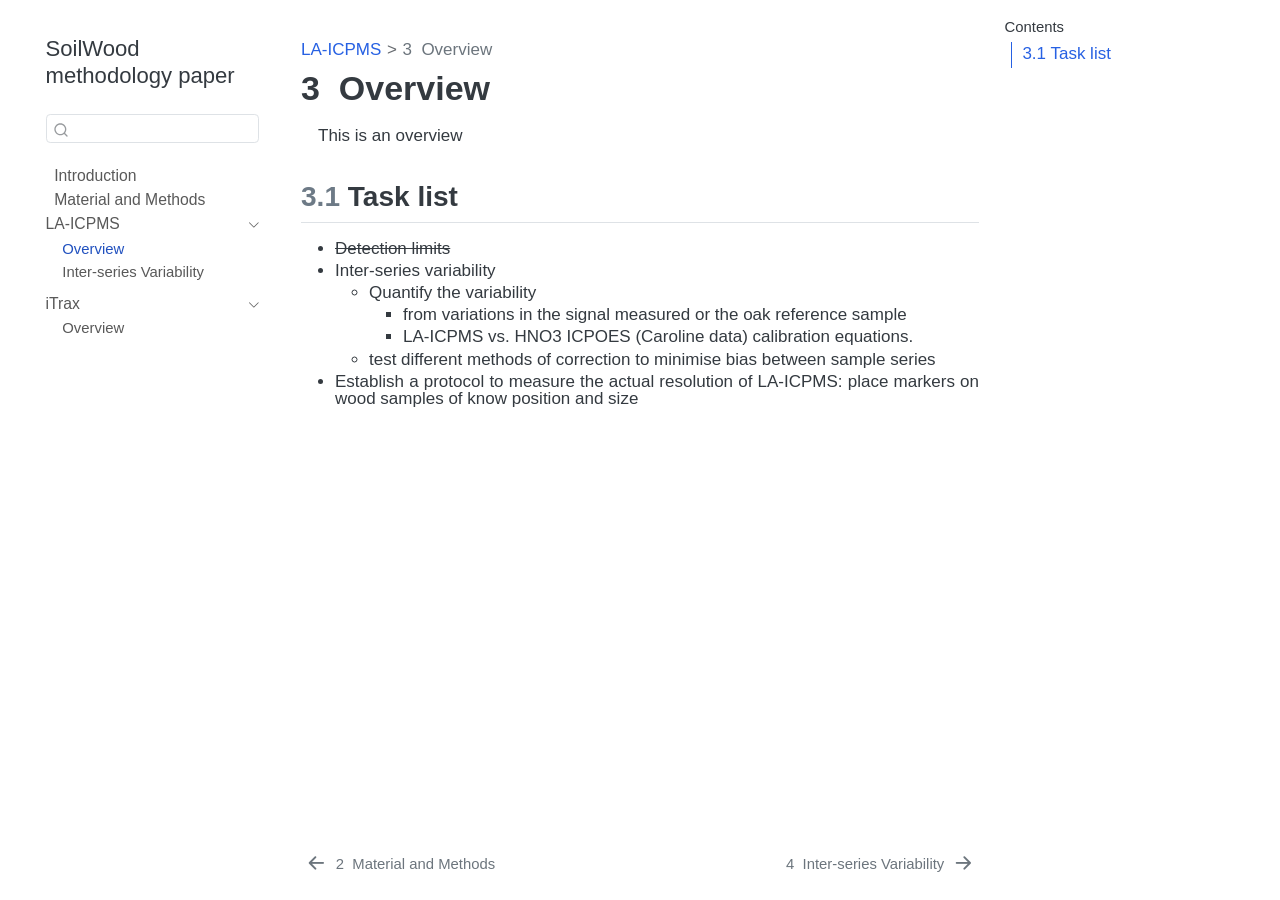
<file: md/2_LA-ICPMS/0_LA-ICPMS.html>
<!DOCTYPE html>
<html xmlns="http://www.w3.org/1999/xhtml" lang="en" xml:lang="en"><head>

<meta charset="utf-8">
<meta name="generator" content="quarto-1.9.35">

<meta name="viewport" content="width=device-width, initial-scale=1.0, user-scalable=yes">


<title>3&nbsp; Overview – SoilWood methodology paper</title>
<style>
/* Default styles provided by pandoc.
** See https://pandoc.org/MANUAL.html#variables-for-html for config info.
*/
code{white-space: pre-wrap;}
span.smallcaps{font-variant: small-caps;}
div.columns{display: flex; gap: min(4vw, 1.5em);}
div.column{flex: auto; overflow-x: auto;}
div.hanging-indent{margin-left: 1.5em; text-indent: -1.5em;}
ul.task-list{list-style: none;}
ul.task-list li input[type="checkbox"] {
  width: 0.8em;
  margin: 0 0.8em 0.2em -1em; /* quarto-specific, see https://github.com/quarto-dev/quarto-cli/issues/4556 */ 
  vertical-align: middle;
}
</style>


<script src="../../site_libs/quarto-nav/quarto-nav.js"></script>
<script src="../../site_libs/quarto-nav/headroom.min.js"></script>
<script src="../../site_libs/clipboard/clipboard.min.js"></script>
<script src="../../site_libs/quarto-search/autocomplete.umd.js"></script>
<script src="../../site_libs/quarto-search/fuse.min.js"></script>
<script src="../../site_libs/quarto-search/quarto-search.js"></script>
<meta name="quarto:offset" content="../../">
<link href="../../md/2_LA-ICPMS/1_LA-ICPMS_variability.html" rel="next">
<link href="../../md/1_Material-Methods/0_Material_Methods.html" rel="prev">
<script src="../../site_libs/quarto-html/quarto.js" type="module"></script>
<script src="../../site_libs/quarto-html/tabsets/tabsets.js" type="module"></script>
<script src="../../site_libs/quarto-html/popper.min.js"></script>
<script src="../../site_libs/quarto-html/tippy.umd.min.js"></script>
<script src="../../site_libs/quarto-html/anchor.min.js"></script>
<link href="../../site_libs/quarto-html/tippy.css" rel="stylesheet">
<link href="../../site_libs/quarto-html/quarto-syntax-highlighting-46f66b053e56abd73bb6e954d61a315b.css" rel="stylesheet" id="quarto-text-highlighting-styles">
<script src="../../site_libs/bootstrap/bootstrap.min.js"></script>
<link href="../../site_libs/bootstrap/bootstrap-icons.css" rel="stylesheet">
<link href="../../site_libs/bootstrap/bootstrap-15f6d9b299bec1ad26111eba39ad763c.min.css" rel="stylesheet" append-hash="true" id="quarto-bootstrap" data-mode="light">
<script id="quarto-search-options" type="application/json">{
  "location": "sidebar",
  "copy-button": false,
  "collapse-after": 3,
  "panel-placement": "start",
  "type": "textbox",
  "limit": 50,
  "keyboard-shortcut": [
    "f",
    "/",
    "s"
  ],
  "show-item-context": false,
  "language": {
    "search-no-results-text": "No results",
    "search-matching-documents-text": "matching documents",
    "search-copy-link-title": "Copy link to search",
    "search-hide-matches-text": "Hide additional matches",
    "search-more-match-text": "more match in this document",
    "search-more-matches-text": "more matches in this document",
    "search-clear-button-title": "Clear",
    "search-text-placeholder": "",
    "search-detached-cancel-button-title": "Cancel",
    "search-submit-button-title": "Submit",
    "search-label": "Search"
  }
}</script>
<script async="" src="https://hypothes.is/embed.js"></script>
<script>
  window.document.addEventListener("DOMContentLoaded", function (_event) {
    document.body.classList.add('hypothesis-enabled');
  });
</script>


<link rel="stylesheet" href="../../styles.css">
</head>

<body class="nav-sidebar floating quarto-light">

<div id="quarto-search-results"></div>
  <header id="quarto-header" class="headroom fixed-top">
  <nav class="quarto-secondary-nav">
    <div class="container-fluid d-flex">
      <button type="button" class="quarto-btn-toggle btn" data-bs-toggle="collapse" role="button" data-bs-target=".quarto-sidebar-collapse-item" aria-controls="quarto-sidebar" aria-expanded="false" aria-label="Toggle sidebar navigation" onclick="if (window.quartoToggleHeadroom) { window.quartoToggleHeadroom(); }">
        <i class="bi bi-layout-text-sidebar-reverse"></i>
      </button>
        <nav class="quarto-page-breadcrumbs" aria-label="breadcrumb"><ol class="breadcrumb"><li class="breadcrumb-item"><a href="../../md/2_LA-ICPMS/0_LA-ICPMS.html">LA-ICPMS</a></li><li class="breadcrumb-item"><a href="../../md/2_LA-ICPMS/0_LA-ICPMS.html"><span class="chapter-number">3</span>&nbsp; <span class="chapter-title">Overview</span></a></li></ol></nav>
        <a class="flex-grow-1" role="navigation" data-bs-toggle="collapse" data-bs-target=".quarto-sidebar-collapse-item" aria-controls="quarto-sidebar" aria-expanded="false" aria-label="Toggle sidebar navigation" onclick="if (window.quartoToggleHeadroom) { window.quartoToggleHeadroom(); }">      
        </a>
      <button type="button" class="btn quarto-search-button" aria-label="Search" onclick="window.quartoOpenSearch();">
        <i class="bi bi-search"></i>
      </button>
    </div>
  </nav>
</header>
<!-- content -->
<div id="quarto-content" class="quarto-container page-columns page-rows-contents page-layout-article">
<!-- sidebar -->
  <nav id="quarto-sidebar" class="sidebar collapse collapse-horizontal quarto-sidebar-collapse-item sidebar-navigation floating overflow-auto">
    <div class="pt-lg-2 mt-2 text-left sidebar-header">
    <div class="sidebar-title mb-0 py-0">
      <a href="../../">SoilWood methodology paper</a> 
    </div>
      </div>
        <div class="mt-2 flex-shrink-0 align-items-center">
        <div class="sidebar-search">
        <div id="quarto-search" class="" title="Search"></div>
        </div>
        </div>
    <div class="sidebar-menu-container"> 
    <ul class="list-unstyled mt-1">
        <li class="sidebar-item">
  <div class="sidebar-item-container"> 
  <a href="../../index.html" class="sidebar-item-text sidebar-link">
 <span class="menu-text"><span class="chapter-number">1</span>&nbsp; <span class="chapter-title">Introduction</span></span></a>
  </div>
</li>
        <li class="sidebar-item">
  <div class="sidebar-item-container"> 
  <a href="../../md/1_Material-Methods/0_Material_Methods.html" class="sidebar-item-text sidebar-link">
 <span class="menu-text"><span class="chapter-number">2</span>&nbsp; <span class="chapter-title">Material and Methods</span></span></a>
  </div>
</li>
        <li class="sidebar-item sidebar-item-section">
      <div class="sidebar-item-container"> 
            <a class="sidebar-item-text sidebar-link text-start" data-bs-toggle="collapse" data-bs-target="#quarto-sidebar-section-1" role="navigation" aria-expanded="true">
 <span class="menu-text">LA-ICPMS</span></a>
          <a class="sidebar-item-toggle text-start" data-bs-toggle="collapse" data-bs-target="#quarto-sidebar-section-1" role="navigation" aria-expanded="true" aria-label="Toggle section">
            <i class="bi bi-chevron-right ms-2"></i>
          </a> 
      </div>
      <ul id="quarto-sidebar-section-1" class="collapse list-unstyled sidebar-section depth1 show">  
          <li class="sidebar-item">
  <div class="sidebar-item-container"> 
  <a href="../../md/2_LA-ICPMS/0_LA-ICPMS.html" class="sidebar-item-text sidebar-link active">
 <span class="menu-text"><span class="chapter-number">3</span>&nbsp; <span class="chapter-title">Overview</span></span></a>
  </div>
</li>
          <li class="sidebar-item">
  <div class="sidebar-item-container"> 
  <a href="../../md/2_LA-ICPMS/1_LA-ICPMS_variability.html" class="sidebar-item-text sidebar-link">
 <span class="menu-text"><span class="chapter-number">4</span>&nbsp; <span class="chapter-title">Inter-series Variability</span></span></a>
  </div>
</li>
      </ul>
  </li>
        <li class="sidebar-item sidebar-item-section">
      <div class="sidebar-item-container"> 
            <a class="sidebar-item-text sidebar-link text-start" data-bs-toggle="collapse" data-bs-target="#quarto-sidebar-section-2" role="navigation" aria-expanded="true">
 <span class="menu-text">iTrax</span></a>
          <a class="sidebar-item-toggle text-start" data-bs-toggle="collapse" data-bs-target="#quarto-sidebar-section-2" role="navigation" aria-expanded="true" aria-label="Toggle section">
            <i class="bi bi-chevron-right ms-2"></i>
          </a> 
      </div>
      <ul id="quarto-sidebar-section-2" class="collapse list-unstyled sidebar-section depth1 show">  
          <li class="sidebar-item">
  <div class="sidebar-item-container"> 
  <a href="../../md/3_iTrax/0_iTrax.html" class="sidebar-item-text sidebar-link">
 <span class="menu-text"><span class="chapter-number">5</span>&nbsp; <span class="chapter-title">Overview</span></span></a>
  </div>
</li>
      </ul>
  </li>
    </ul>
    </div>
</nav>
<div id="quarto-sidebar-glass" class="quarto-sidebar-collapse-item" data-bs-toggle="collapse" data-bs-target=".quarto-sidebar-collapse-item"></div>
<!-- margin-sidebar -->
    <div id="quarto-margin-sidebar" class="sidebar margin-sidebar">
        <nav id="TOC" role="doc-toc" class="toc-active">
    <h2 id="toc-title">Contents</h2>
   
  <ul>
  <li><a href="#task-list" id="toc-task-list" class="nav-link active" data-scroll-target="#task-list"><span class="header-section-number">3.1</span> Task list</a></li>
  </ul>
</nav>
    </div>
<!-- main -->
<main class="content" id="quarto-document-content">

<header id="title-block-header" class="quarto-title-block default"><nav class="quarto-page-breadcrumbs quarto-title-breadcrumbs d-none d-lg-block" aria-label="breadcrumb"><ol class="breadcrumb"><li class="breadcrumb-item"><a href="../../md/2_LA-ICPMS/0_LA-ICPMS.html">LA-ICPMS</a></li><li class="breadcrumb-item"><a href="../../md/2_LA-ICPMS/0_LA-ICPMS.html"><span class="chapter-number">3</span>&nbsp; <span class="chapter-title">Overview</span></a></li></ol></nav>
<div class="quarto-title">
<h1 class="title"><span class="chapter-number">3</span>&nbsp; <span class="chapter-title">Overview</span></h1>
</div>



<div class="quarto-title-meta">

    
  
    
  </div>
  


</header>


<p>This is an overview</p>
<section id="task-list" class="level2" data-number="3.1">
<h2 data-number="3.1" class="anchored" data-anchor-id="task-list"><span class="header-section-number">3.1</span> Task list</h2>
<ul>
<li><del>Detection limits</del></li>
<li>Inter-series variability
<ul>
<li>Quantify the variability
<ul>
<li>from variations in the signal measured or the oak reference sample</li>
<li>LA-ICPMS vs.&nbsp;HNO3 ICPOES (Caroline data) calibration equations.</li>
</ul></li>
<li>test different methods of correction to minimise bias between sample series</li>
</ul></li>
<li>Establish a protocol to measure the actual resolution of LA-ICPMS: place markers on wood samples of know position and size</li>
</ul>


</section>

</main> <!-- /main -->
<script id="quarto-html-after-body" type="application/javascript">
  window.document.addEventListener("DOMContentLoaded", function (event) {
    const icon = "";
    const anchorJS = new window.AnchorJS();
    anchorJS.options = {
      placement: 'right',
      icon: icon
    };
    anchorJS.add('.anchored');
    const isCodeAnnotation = (el) => {
      for (const clz of el.classList) {
        if (clz.startsWith('code-annotation-')) {                     
          return true;
        }
      }
      return false;
    }
    const onCopySuccess = function(e) {
      // button target
      const button = e.trigger;
      // don't keep focus
      button.blur();
      // flash "checked"
      button.classList.add('code-copy-button-checked');
      var currentTitle = button.getAttribute("title");
      button.setAttribute("title", "Copied!");
      let tooltip;
      if (window.bootstrap) {
        button.setAttribute("data-bs-toggle", "tooltip");
        button.setAttribute("data-bs-placement", "left");
        button.setAttribute("data-bs-title", "Copied!");
        tooltip = new bootstrap.Tooltip(button, 
          { trigger: "manual", 
            customClass: "code-copy-button-tooltip",
            offset: [0, -8]});
        tooltip.show();    
      }
      setTimeout(function() {
        if (tooltip) {
          tooltip.hide();
          button.removeAttribute("data-bs-title");
          button.removeAttribute("data-bs-toggle");
          button.removeAttribute("data-bs-placement");
        }
        button.setAttribute("title", currentTitle);
        button.classList.remove('code-copy-button-checked');
      }, 1000);
      // clear code selection
      e.clearSelection();
    }
    const getTextToCopy = function(trigger) {
      const outerScaffold = trigger.parentElement.cloneNode(true);
      const codeEl = outerScaffold.querySelector('code');
      for (const childEl of codeEl.children) {
        if (isCodeAnnotation(childEl)) {
          childEl.remove();
        }
      }
      return codeEl.innerText;
    }
    const clipboard = new window.ClipboardJS('.code-copy-button:not([data-in-quarto-modal])', {
      text: getTextToCopy
    });
    clipboard.on('success', onCopySuccess);
    if (window.document.getElementById('quarto-embedded-source-code-modal')) {
      const clipboardModal = new window.ClipboardJS('.code-copy-button[data-in-quarto-modal]', {
        text: getTextToCopy,
        container: window.document.getElementById('quarto-embedded-source-code-modal')
      });
      clipboardModal.on('success', onCopySuccess);
    }
      var localhostRegex = new RegExp(/^(?:http|https):\/\/localhost\:?[0-9]*\//);
      var mailtoRegex = new RegExp(/^mailto:/);
        var filterRegex = new RegExp('/' + window.location.host + '/');
      var isInternal = (href) => {
          return filterRegex.test(href) || localhostRegex.test(href) || mailtoRegex.test(href);
      }
      // Inspect non-navigation links and adorn them if external
     var links = window.document.querySelectorAll('a[href]:not(.nav-link):not(.navbar-brand):not(.toc-action):not(.sidebar-link):not(.sidebar-item-toggle):not(.pagination-link):not(.no-external):not([aria-hidden]):not(.dropdown-item):not(.quarto-navigation-tool):not(.about-link)');
      for (var i=0; i<links.length; i++) {
        const link = links[i];
        if (!isInternal(link.href)) {
          // undo the damage that might have been done by quarto-nav.js in the case of
          // links that we want to consider external
          if (link.dataset.originalHref !== undefined) {
            link.href = link.dataset.originalHref;
          }
        }
      }
    function tippyHover(el, contentFn, onTriggerFn, onUntriggerFn) {
      const config = {
        allowHTML: true,
        maxWidth: 500,
        delay: 100,
        arrow: false,
        appendTo: function(el) {
            return el.parentElement;
        },
        interactive: true,
        interactiveBorder: 10,
        theme: 'quarto',
        placement: 'bottom-start',
      };
      if (contentFn) {
        config.content = contentFn;
      }
      if (onTriggerFn) {
        config.onTrigger = onTriggerFn;
      }
      if (onUntriggerFn) {
        config.onUntrigger = onUntriggerFn;
      }
      window.tippy(el, config); 
    }
    const noterefs = window.document.querySelectorAll('a[role="doc-noteref"]');
    for (var i=0; i<noterefs.length; i++) {
      const ref = noterefs[i];
      tippyHover(ref, function() {
        // use id or data attribute instead here
        let href = ref.getAttribute('data-footnote-href') || ref.getAttribute('href');
        try { href = new URL(href).hash; } catch {}
        const id = href.replace(/^#\/?/, "");
        const note = window.document.getElementById(id);
        if (note) {
          return note.innerHTML;
        } else {
          return "";
        }
      });
    }
    const xrefs = window.document.querySelectorAll('a.quarto-xref');
    const processXRef = (id, note) => {
      // Strip column container classes
      const stripColumnClz = (el) => {
        el.classList.remove("page-full", "page-columns");
        if (el.children) {
          for (const child of el.children) {
            stripColumnClz(child);
          }
        }
      }
      stripColumnClz(note)
      if (id === null || id.startsWith('sec-')) {
        // Special case sections, only their first couple elements
        const container = document.createElement("div");
        if (note.children && note.children.length > 2) {
          container.appendChild(note.children[0].cloneNode(true));
          for (let i = 1; i < note.children.length; i++) {
            const child = note.children[i];
            if (child.tagName === "P" && child.innerText === "") {
              continue;
            } else {
              container.appendChild(child.cloneNode(true));
              break;
            }
          }
          if (window.Quarto?.typesetMath) {
            window.Quarto.typesetMath(container);
          }
          return container.innerHTML
        } else {
          if (window.Quarto?.typesetMath) {
            window.Quarto.typesetMath(note);
          }
          return note.innerHTML;
        }
      } else {
        // Remove any anchor links if they are present
        const anchorLink = note.querySelector('a.anchorjs-link');
        if (anchorLink) {
          anchorLink.remove();
        }
        if (window.Quarto?.typesetMath) {
          window.Quarto.typesetMath(note);
        }
        if (note.classList.contains("callout")) {
          return note.outerHTML;
        } else {
          return note.innerHTML;
        }
      }
    }
    for (var i=0; i<xrefs.length; i++) {
      const xref = xrefs[i];
      tippyHover(xref, undefined, function(instance) {
        instance.disable();
        let url = xref.getAttribute('href');
        let hash = undefined; 
        if (url.startsWith('#')) {
          hash = url;
        } else {
          try { hash = new URL(url).hash; } catch {}
        }
        if (hash) {
          const id = hash.replace(/^#\/?/, "");
          const note = window.document.getElementById(id);
          if (note !== null) {
            try {
              const html = processXRef(id, note.cloneNode(true));
              instance.setContent(html);
            } finally {
              instance.enable();
              instance.show();
            }
          } else {
            // See if we can fetch this
            fetch(url.split('#')[0])
            .then(res => res.text())
            .then(html => {
              const parser = new DOMParser();
              const htmlDoc = parser.parseFromString(html, "text/html");
              const note = htmlDoc.getElementById(id);
              if (note !== null) {
                const html = processXRef(id, note);
                instance.setContent(html);
              } 
            }).finally(() => {
              instance.enable();
              instance.show();
            });
          }
        } else {
          // See if we can fetch a full url (with no hash to target)
          // This is a special case and we should probably do some content thinning / targeting
          fetch(url)
          .then(res => res.text())
          .then(html => {
            const parser = new DOMParser();
            const htmlDoc = parser.parseFromString(html, "text/html");
            const note = htmlDoc.querySelector('main.content');
            if (note !== null) {
              // This should only happen for chapter cross references
              // (since there is no id in the URL)
              // remove the first header
              if (note.children.length > 0 && note.children[0].tagName === "HEADER") {
                note.children[0].remove();
              }
              const html = processXRef(null, note);
              instance.setContent(html);
            } 
          }).finally(() => {
            instance.enable();
            instance.show();
          });
        }
      }, function(instance) {
      });
    }
        let selectedAnnoteEl;
        const selectorForAnnotation = ( cell, annotation) => {
          let cellAttr = 'data-code-cell="' + cell + '"';
          let lineAttr = 'data-code-annotation="' +  annotation + '"';
          const selector = 'span[' + cellAttr + '][' + lineAttr + ']';
          return selector;
        }
        const selectCodeLines = (annoteEl) => {
          const doc = window.document;
          const targetCell = annoteEl.getAttribute("data-target-cell");
          const targetAnnotation = annoteEl.getAttribute("data-target-annotation");
          const annoteSpan = window.document.querySelector(selectorForAnnotation(targetCell, targetAnnotation));
          const lines = annoteSpan.getAttribute("data-code-lines").split(",");
          const lineIds = lines.map((line) => {
            return targetCell + "-" + line;
          })
          let top = null;
          let height = null;
          let parent = null;
          if (lineIds.length > 0) {
              //compute the position of the single el (top and bottom and make a div)
              const el = window.document.getElementById(lineIds[0]);
              top = el.offsetTop;
              height = el.offsetHeight;
              parent = el.parentElement.parentElement;
            if (lineIds.length > 1) {
              const lastEl = window.document.getElementById(lineIds[lineIds.length - 1]);
              const bottom = lastEl.offsetTop + lastEl.offsetHeight;
              height = bottom - top;
            }
            if (top !== null && height !== null && parent !== null) {
              // cook up a div (if necessary) and position it 
              let div = window.document.getElementById("code-annotation-line-highlight");
              if (div === null) {
                div = window.document.createElement("div");
                div.setAttribute("id", "code-annotation-line-highlight");
                div.style.position = 'absolute';
                parent.appendChild(div);
              }
              div.style.top = top - 2 + "px";
              div.style.height = height + 4 + "px";
              div.style.left = 0;
              let gutterDiv = window.document.getElementById("code-annotation-line-highlight-gutter");
              if (gutterDiv === null) {
                gutterDiv = window.document.createElement("div");
                gutterDiv.setAttribute("id", "code-annotation-line-highlight-gutter");
                gutterDiv.style.position = 'absolute';
                const codeCell = window.document.getElementById(targetCell);
                const gutter = codeCell.querySelector('.code-annotation-gutter');
                gutter.appendChild(gutterDiv);
              }
              gutterDiv.style.top = top - 2 + "px";
              gutterDiv.style.height = height + 4 + "px";
            }
            selectedAnnoteEl = annoteEl;
          }
        };
        const unselectCodeLines = () => {
          const elementsIds = ["code-annotation-line-highlight", "code-annotation-line-highlight-gutter"];
          elementsIds.forEach((elId) => {
            const div = window.document.getElementById(elId);
            if (div) {
              div.remove();
            }
          });
          selectedAnnoteEl = undefined;
        };
          // Handle positioning of the toggle
      window.addEventListener(
        "resize",
        throttle(() => {
          elRect = undefined;
          if (selectedAnnoteEl) {
            selectCodeLines(selectedAnnoteEl);
          }
        }, 10)
      );
      function throttle(fn, ms) {
      let throttle = false;
      let timer;
        return (...args) => {
          if(!throttle) { // first call gets through
              fn.apply(this, args);
              throttle = true;
          } else { // all the others get throttled
              if(timer) clearTimeout(timer); // cancel #2
              timer = setTimeout(() => {
                fn.apply(this, args);
                timer = throttle = false;
              }, ms);
          }
        };
      }
        // Attach click handler to the DT
        const annoteDls = window.document.querySelectorAll('dt[data-target-cell]');
        for (const annoteDlNode of annoteDls) {
          annoteDlNode.addEventListener('click', (event) => {
            const clickedEl = event.target;
            if (clickedEl !== selectedAnnoteEl) {
              unselectCodeLines();
              const activeEl = window.document.querySelector('dt[data-target-cell].code-annotation-active');
              if (activeEl) {
                activeEl.classList.remove('code-annotation-active');
              }
              selectCodeLines(clickedEl);
              clickedEl.classList.add('code-annotation-active');
            } else {
              // Unselect the line
              unselectCodeLines();
              clickedEl.classList.remove('code-annotation-active');
            }
          });
        }
    const findCites = (el) => {
      const parentEl = el.parentElement;
      if (parentEl) {
        const cites = parentEl.dataset.cites;
        if (cites) {
          return {
            el,
            cites: cites.split(' ')
          };
        } else {
          return findCites(el.parentElement)
        }
      } else {
        return undefined;
      }
    };
    var bibliorefs = window.document.querySelectorAll('a[role="doc-biblioref"]');
    for (var i=0; i<bibliorefs.length; i++) {
      const ref = bibliorefs[i];
      const citeInfo = findCites(ref);
      if (citeInfo) {
        tippyHover(citeInfo.el, function() {
          var popup = window.document.createElement('div');
          citeInfo.cites.forEach(function(cite) {
            var citeDiv = window.document.createElement('div');
            citeDiv.classList.add('hanging-indent');
            citeDiv.classList.add('csl-entry');
            var biblioDiv = window.document.getElementById('ref-' + cite);
            if (biblioDiv) {
              citeDiv.innerHTML = biblioDiv.innerHTML;
            }
            popup.appendChild(citeDiv);
          });
          return popup.innerHTML;
        });
      }
    }
  });
  </script>
<nav class="page-navigation">
  <div class="nav-page nav-page-previous">
      <a href="../../md/1_Material-Methods/0_Material_Methods.html" class="pagination-link" aria-label="Material and Methods">
        <i class="bi bi-arrow-left-short"></i> <span class="nav-page-text"><span class="chapter-number">2</span>&nbsp; <span class="chapter-title">Material and Methods</span></span>
      </a>          
  </div>
  <div class="nav-page nav-page-next">
      <a href="../../md/2_LA-ICPMS/1_LA-ICPMS_variability.html" class="pagination-link" aria-label="Inter-series Variability">
        <span class="nav-page-text"><span class="chapter-number">4</span>&nbsp; <span class="chapter-title">Inter-series Variability</span></span> <i class="bi bi-arrow-right-short"></i>
      </a>
  </div>
</nav>
</div> <!-- /content -->




</body></html>
</file>
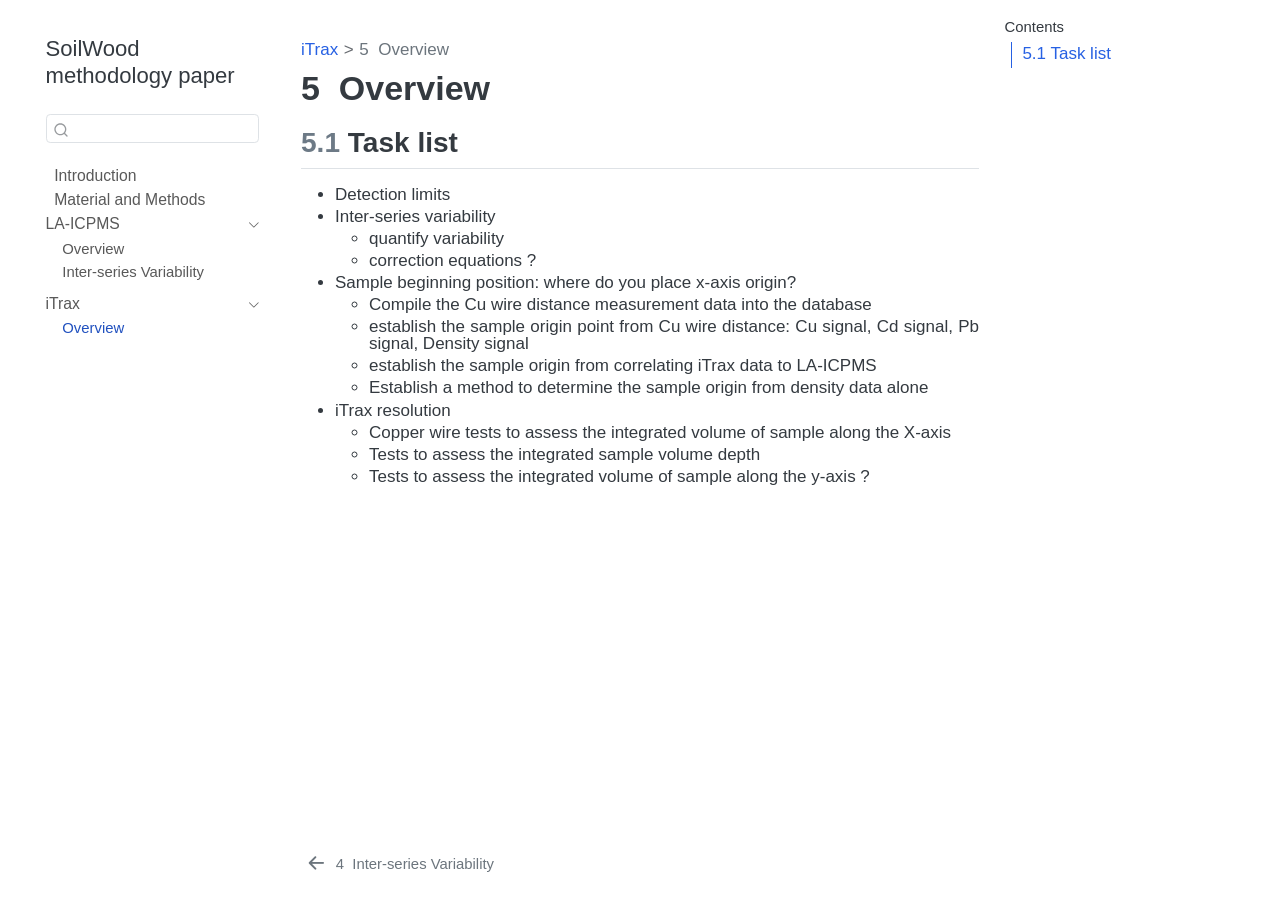
<file: md/3_iTrax/0_iTrax.html>
<!DOCTYPE html>
<html xmlns="http://www.w3.org/1999/xhtml" lang="en" xml:lang="en"><head>

<meta charset="utf-8">
<meta name="generator" content="quarto-1.9.35">

<meta name="viewport" content="width=device-width, initial-scale=1.0, user-scalable=yes">


<title>5&nbsp; Overview – SoilWood methodology paper</title>
<style>
/* Default styles provided by pandoc.
** See https://pandoc.org/MANUAL.html#variables-for-html for config info.
*/
code{white-space: pre-wrap;}
span.smallcaps{font-variant: small-caps;}
div.columns{display: flex; gap: min(4vw, 1.5em);}
div.column{flex: auto; overflow-x: auto;}
div.hanging-indent{margin-left: 1.5em; text-indent: -1.5em;}
ul.task-list{list-style: none;}
ul.task-list li input[type="checkbox"] {
  width: 0.8em;
  margin: 0 0.8em 0.2em -1em; /* quarto-specific, see https://github.com/quarto-dev/quarto-cli/issues/4556 */ 
  vertical-align: middle;
}
</style>


<script src="../../site_libs/quarto-nav/quarto-nav.js"></script>
<script src="../../site_libs/quarto-nav/headroom.min.js"></script>
<script src="../../site_libs/clipboard/clipboard.min.js"></script>
<script src="../../site_libs/quarto-search/autocomplete.umd.js"></script>
<script src="../../site_libs/quarto-search/fuse.min.js"></script>
<script src="../../site_libs/quarto-search/quarto-search.js"></script>
<meta name="quarto:offset" content="../../">
<link href="../../md/2_LA-ICPMS/1_LA-ICPMS_variability.html" rel="prev">
<script src="../../site_libs/quarto-html/quarto.js" type="module"></script>
<script src="../../site_libs/quarto-html/tabsets/tabsets.js" type="module"></script>
<script src="../../site_libs/quarto-html/popper.min.js"></script>
<script src="../../site_libs/quarto-html/tippy.umd.min.js"></script>
<script src="../../site_libs/quarto-html/anchor.min.js"></script>
<link href="../../site_libs/quarto-html/tippy.css" rel="stylesheet">
<link href="../../site_libs/quarto-html/quarto-syntax-highlighting-46f66b053e56abd73bb6e954d61a315b.css" rel="stylesheet" id="quarto-text-highlighting-styles">
<script src="../../site_libs/bootstrap/bootstrap.min.js"></script>
<link href="../../site_libs/bootstrap/bootstrap-icons.css" rel="stylesheet">
<link href="../../site_libs/bootstrap/bootstrap-15f6d9b299bec1ad26111eba39ad763c.min.css" rel="stylesheet" append-hash="true" id="quarto-bootstrap" data-mode="light">
<script id="quarto-search-options" type="application/json">{
  "location": "sidebar",
  "copy-button": false,
  "collapse-after": 3,
  "panel-placement": "start",
  "type": "textbox",
  "limit": 50,
  "keyboard-shortcut": [
    "f",
    "/",
    "s"
  ],
  "show-item-context": false,
  "language": {
    "search-no-results-text": "No results",
    "search-matching-documents-text": "matching documents",
    "search-copy-link-title": "Copy link to search",
    "search-hide-matches-text": "Hide additional matches",
    "search-more-match-text": "more match in this document",
    "search-more-matches-text": "more matches in this document",
    "search-clear-button-title": "Clear",
    "search-text-placeholder": "",
    "search-detached-cancel-button-title": "Cancel",
    "search-submit-button-title": "Submit",
    "search-label": "Search"
  }
}</script>
<script async="" src="https://hypothes.is/embed.js"></script>
<script>
  window.document.addEventListener("DOMContentLoaded", function (_event) {
    document.body.classList.add('hypothesis-enabled');
  });
</script>


<link rel="stylesheet" href="../../styles.css">
</head>

<body class="nav-sidebar floating quarto-light">

<div id="quarto-search-results"></div>
  <header id="quarto-header" class="headroom fixed-top">
  <nav class="quarto-secondary-nav">
    <div class="container-fluid d-flex">
      <button type="button" class="quarto-btn-toggle btn" data-bs-toggle="collapse" role="button" data-bs-target=".quarto-sidebar-collapse-item" aria-controls="quarto-sidebar" aria-expanded="false" aria-label="Toggle sidebar navigation" onclick="if (window.quartoToggleHeadroom) { window.quartoToggleHeadroom(); }">
        <i class="bi bi-layout-text-sidebar-reverse"></i>
      </button>
        <nav class="quarto-page-breadcrumbs" aria-label="breadcrumb"><ol class="breadcrumb"><li class="breadcrumb-item"><a href="../../md/3_iTrax/0_iTrax.html">iTrax</a></li><li class="breadcrumb-item"><a href="../../md/3_iTrax/0_iTrax.html"><span class="chapter-number">5</span>&nbsp; <span class="chapter-title">Overview</span></a></li></ol></nav>
        <a class="flex-grow-1" role="navigation" data-bs-toggle="collapse" data-bs-target=".quarto-sidebar-collapse-item" aria-controls="quarto-sidebar" aria-expanded="false" aria-label="Toggle sidebar navigation" onclick="if (window.quartoToggleHeadroom) { window.quartoToggleHeadroom(); }">      
        </a>
      <button type="button" class="btn quarto-search-button" aria-label="Search" onclick="window.quartoOpenSearch();">
        <i class="bi bi-search"></i>
      </button>
    </div>
  </nav>
</header>
<!-- content -->
<div id="quarto-content" class="quarto-container page-columns page-rows-contents page-layout-article">
<!-- sidebar -->
  <nav id="quarto-sidebar" class="sidebar collapse collapse-horizontal quarto-sidebar-collapse-item sidebar-navigation floating overflow-auto">
    <div class="pt-lg-2 mt-2 text-left sidebar-header">
    <div class="sidebar-title mb-0 py-0">
      <a href="../../">SoilWood methodology paper</a> 
    </div>
      </div>
        <div class="mt-2 flex-shrink-0 align-items-center">
        <div class="sidebar-search">
        <div id="quarto-search" class="" title="Search"></div>
        </div>
        </div>
    <div class="sidebar-menu-container"> 
    <ul class="list-unstyled mt-1">
        <li class="sidebar-item">
  <div class="sidebar-item-container"> 
  <a href="../../index.html" class="sidebar-item-text sidebar-link">
 <span class="menu-text"><span class="chapter-number">1</span>&nbsp; <span class="chapter-title">Introduction</span></span></a>
  </div>
</li>
        <li class="sidebar-item">
  <div class="sidebar-item-container"> 
  <a href="../../md/1_Material-Methods/0_Material_Methods.html" class="sidebar-item-text sidebar-link">
 <span class="menu-text"><span class="chapter-number">2</span>&nbsp; <span class="chapter-title">Material and Methods</span></span></a>
  </div>
</li>
        <li class="sidebar-item sidebar-item-section">
      <div class="sidebar-item-container"> 
            <a class="sidebar-item-text sidebar-link text-start" data-bs-toggle="collapse" data-bs-target="#quarto-sidebar-section-1" role="navigation" aria-expanded="true">
 <span class="menu-text">LA-ICPMS</span></a>
          <a class="sidebar-item-toggle text-start" data-bs-toggle="collapse" data-bs-target="#quarto-sidebar-section-1" role="navigation" aria-expanded="true" aria-label="Toggle section">
            <i class="bi bi-chevron-right ms-2"></i>
          </a> 
      </div>
      <ul id="quarto-sidebar-section-1" class="collapse list-unstyled sidebar-section depth1 show">  
          <li class="sidebar-item">
  <div class="sidebar-item-container"> 
  <a href="../../md/2_LA-ICPMS/0_LA-ICPMS.html" class="sidebar-item-text sidebar-link">
 <span class="menu-text"><span class="chapter-number">3</span>&nbsp; <span class="chapter-title">Overview</span></span></a>
  </div>
</li>
          <li class="sidebar-item">
  <div class="sidebar-item-container"> 
  <a href="../../md/2_LA-ICPMS/1_LA-ICPMS_variability.html" class="sidebar-item-text sidebar-link">
 <span class="menu-text"><span class="chapter-number">4</span>&nbsp; <span class="chapter-title">Inter-series Variability</span></span></a>
  </div>
</li>
      </ul>
  </li>
        <li class="sidebar-item sidebar-item-section">
      <div class="sidebar-item-container"> 
            <a class="sidebar-item-text sidebar-link text-start" data-bs-toggle="collapse" data-bs-target="#quarto-sidebar-section-2" role="navigation" aria-expanded="true">
 <span class="menu-text">iTrax</span></a>
          <a class="sidebar-item-toggle text-start" data-bs-toggle="collapse" data-bs-target="#quarto-sidebar-section-2" role="navigation" aria-expanded="true" aria-label="Toggle section">
            <i class="bi bi-chevron-right ms-2"></i>
          </a> 
      </div>
      <ul id="quarto-sidebar-section-2" class="collapse list-unstyled sidebar-section depth1 show">  
          <li class="sidebar-item">
  <div class="sidebar-item-container"> 
  <a href="../../md/3_iTrax/0_iTrax.html" class="sidebar-item-text sidebar-link active">
 <span class="menu-text"><span class="chapter-number">5</span>&nbsp; <span class="chapter-title">Overview</span></span></a>
  </div>
</li>
      </ul>
  </li>
    </ul>
    </div>
</nav>
<div id="quarto-sidebar-glass" class="quarto-sidebar-collapse-item" data-bs-toggle="collapse" data-bs-target=".quarto-sidebar-collapse-item"></div>
<!-- margin-sidebar -->
    <div id="quarto-margin-sidebar" class="sidebar margin-sidebar">
        <nav id="TOC" role="doc-toc" class="toc-active">
    <h2 id="toc-title">Contents</h2>
   
  <ul>
  <li><a href="#task-list" id="toc-task-list" class="nav-link active" data-scroll-target="#task-list"><span class="header-section-number">5.1</span> Task list</a></li>
  </ul>
</nav>
    </div>
<!-- main -->
<main class="content" id="quarto-document-content">

<header id="title-block-header" class="quarto-title-block default"><nav class="quarto-page-breadcrumbs quarto-title-breadcrumbs d-none d-lg-block" aria-label="breadcrumb"><ol class="breadcrumb"><li class="breadcrumb-item"><a href="../../md/3_iTrax/0_iTrax.html">iTrax</a></li><li class="breadcrumb-item"><a href="../../md/3_iTrax/0_iTrax.html"><span class="chapter-number">5</span>&nbsp; <span class="chapter-title">Overview</span></a></li></ol></nav>
<div class="quarto-title">
<h1 class="title"><span class="chapter-number">5</span>&nbsp; <span class="chapter-title">Overview</span></h1>
</div>



<div class="quarto-title-meta">

    
  
    
  </div>
  


</header>


<section id="task-list" class="level2" data-number="5.1">
<h2 data-number="5.1" class="anchored" data-anchor-id="task-list"><span class="header-section-number">5.1</span> Task list</h2>
<ul>
<li>Detection limits</li>
<li>Inter-series variability
<ul>
<li>quantify variability</li>
<li>correction equations ?</li>
</ul></li>
<li>Sample beginning position: where do you place x-axis origin?
<ul>
<li>Compile the Cu wire distance measurement data into the database</li>
<li>establish the sample origin point from Cu wire distance: Cu signal, Cd signal, Pb signal, Density signal</li>
<li>establish the sample origin from correlating iTrax data to LA-ICPMS</li>
<li>Establish a method to determine the sample origin from density data alone</li>
</ul></li>
<li>iTrax resolution
<ul>
<li>Copper wire tests to assess the integrated volume of sample along the X-axis</li>
<li>Tests to assess the integrated sample volume depth</li>
<li>Tests to assess the integrated volume of sample along the y-axis ?</li>
</ul></li>
</ul>


</section>

</main> <!-- /main -->
<script id="quarto-html-after-body" type="application/javascript">
  window.document.addEventListener("DOMContentLoaded", function (event) {
    const icon = "";
    const anchorJS = new window.AnchorJS();
    anchorJS.options = {
      placement: 'right',
      icon: icon
    };
    anchorJS.add('.anchored');
    const isCodeAnnotation = (el) => {
      for (const clz of el.classList) {
        if (clz.startsWith('code-annotation-')) {                     
          return true;
        }
      }
      return false;
    }
    const onCopySuccess = function(e) {
      // button target
      const button = e.trigger;
      // don't keep focus
      button.blur();
      // flash "checked"
      button.classList.add('code-copy-button-checked');
      var currentTitle = button.getAttribute("title");
      button.setAttribute("title", "Copied!");
      let tooltip;
      if (window.bootstrap) {
        button.setAttribute("data-bs-toggle", "tooltip");
        button.setAttribute("data-bs-placement", "left");
        button.setAttribute("data-bs-title", "Copied!");
        tooltip = new bootstrap.Tooltip(button, 
          { trigger: "manual", 
            customClass: "code-copy-button-tooltip",
            offset: [0, -8]});
        tooltip.show();    
      }
      setTimeout(function() {
        if (tooltip) {
          tooltip.hide();
          button.removeAttribute("data-bs-title");
          button.removeAttribute("data-bs-toggle");
          button.removeAttribute("data-bs-placement");
        }
        button.setAttribute("title", currentTitle);
        button.classList.remove('code-copy-button-checked');
      }, 1000);
      // clear code selection
      e.clearSelection();
    }
    const getTextToCopy = function(trigger) {
      const outerScaffold = trigger.parentElement.cloneNode(true);
      const codeEl = outerScaffold.querySelector('code');
      for (const childEl of codeEl.children) {
        if (isCodeAnnotation(childEl)) {
          childEl.remove();
        }
      }
      return codeEl.innerText;
    }
    const clipboard = new window.ClipboardJS('.code-copy-button:not([data-in-quarto-modal])', {
      text: getTextToCopy
    });
    clipboard.on('success', onCopySuccess);
    if (window.document.getElementById('quarto-embedded-source-code-modal')) {
      const clipboardModal = new window.ClipboardJS('.code-copy-button[data-in-quarto-modal]', {
        text: getTextToCopy,
        container: window.document.getElementById('quarto-embedded-source-code-modal')
      });
      clipboardModal.on('success', onCopySuccess);
    }
      var localhostRegex = new RegExp(/^(?:http|https):\/\/localhost\:?[0-9]*\//);
      var mailtoRegex = new RegExp(/^mailto:/);
        var filterRegex = new RegExp('/' + window.location.host + '/');
      var isInternal = (href) => {
          return filterRegex.test(href) || localhostRegex.test(href) || mailtoRegex.test(href);
      }
      // Inspect non-navigation links and adorn them if external
     var links = window.document.querySelectorAll('a[href]:not(.nav-link):not(.navbar-brand):not(.toc-action):not(.sidebar-link):not(.sidebar-item-toggle):not(.pagination-link):not(.no-external):not([aria-hidden]):not(.dropdown-item):not(.quarto-navigation-tool):not(.about-link)');
      for (var i=0; i<links.length; i++) {
        const link = links[i];
        if (!isInternal(link.href)) {
          // undo the damage that might have been done by quarto-nav.js in the case of
          // links that we want to consider external
          if (link.dataset.originalHref !== undefined) {
            link.href = link.dataset.originalHref;
          }
        }
      }
    function tippyHover(el, contentFn, onTriggerFn, onUntriggerFn) {
      const config = {
        allowHTML: true,
        maxWidth: 500,
        delay: 100,
        arrow: false,
        appendTo: function(el) {
            return el.parentElement;
        },
        interactive: true,
        interactiveBorder: 10,
        theme: 'quarto',
        placement: 'bottom-start',
      };
      if (contentFn) {
        config.content = contentFn;
      }
      if (onTriggerFn) {
        config.onTrigger = onTriggerFn;
      }
      if (onUntriggerFn) {
        config.onUntrigger = onUntriggerFn;
      }
      window.tippy(el, config); 
    }
    const noterefs = window.document.querySelectorAll('a[role="doc-noteref"]');
    for (var i=0; i<noterefs.length; i++) {
      const ref = noterefs[i];
      tippyHover(ref, function() {
        // use id or data attribute instead here
        let href = ref.getAttribute('data-footnote-href') || ref.getAttribute('href');
        try { href = new URL(href).hash; } catch {}
        const id = href.replace(/^#\/?/, "");
        const note = window.document.getElementById(id);
        if (note) {
          return note.innerHTML;
        } else {
          return "";
        }
      });
    }
    const xrefs = window.document.querySelectorAll('a.quarto-xref');
    const processXRef = (id, note) => {
      // Strip column container classes
      const stripColumnClz = (el) => {
        el.classList.remove("page-full", "page-columns");
        if (el.children) {
          for (const child of el.children) {
            stripColumnClz(child);
          }
        }
      }
      stripColumnClz(note)
      if (id === null || id.startsWith('sec-')) {
        // Special case sections, only their first couple elements
        const container = document.createElement("div");
        if (note.children && note.children.length > 2) {
          container.appendChild(note.children[0].cloneNode(true));
          for (let i = 1; i < note.children.length; i++) {
            const child = note.children[i];
            if (child.tagName === "P" && child.innerText === "") {
              continue;
            } else {
              container.appendChild(child.cloneNode(true));
              break;
            }
          }
          if (window.Quarto?.typesetMath) {
            window.Quarto.typesetMath(container);
          }
          return container.innerHTML
        } else {
          if (window.Quarto?.typesetMath) {
            window.Quarto.typesetMath(note);
          }
          return note.innerHTML;
        }
      } else {
        // Remove any anchor links if they are present
        const anchorLink = note.querySelector('a.anchorjs-link');
        if (anchorLink) {
          anchorLink.remove();
        }
        if (window.Quarto?.typesetMath) {
          window.Quarto.typesetMath(note);
        }
        if (note.classList.contains("callout")) {
          return note.outerHTML;
        } else {
          return note.innerHTML;
        }
      }
    }
    for (var i=0; i<xrefs.length; i++) {
      const xref = xrefs[i];
      tippyHover(xref, undefined, function(instance) {
        instance.disable();
        let url = xref.getAttribute('href');
        let hash = undefined; 
        if (url.startsWith('#')) {
          hash = url;
        } else {
          try { hash = new URL(url).hash; } catch {}
        }
        if (hash) {
          const id = hash.replace(/^#\/?/, "");
          const note = window.document.getElementById(id);
          if (note !== null) {
            try {
              const html = processXRef(id, note.cloneNode(true));
              instance.setContent(html);
            } finally {
              instance.enable();
              instance.show();
            }
          } else {
            // See if we can fetch this
            fetch(url.split('#')[0])
            .then(res => res.text())
            .then(html => {
              const parser = new DOMParser();
              const htmlDoc = parser.parseFromString(html, "text/html");
              const note = htmlDoc.getElementById(id);
              if (note !== null) {
                const html = processXRef(id, note);
                instance.setContent(html);
              } 
            }).finally(() => {
              instance.enable();
              instance.show();
            });
          }
        } else {
          // See if we can fetch a full url (with no hash to target)
          // This is a special case and we should probably do some content thinning / targeting
          fetch(url)
          .then(res => res.text())
          .then(html => {
            const parser = new DOMParser();
            const htmlDoc = parser.parseFromString(html, "text/html");
            const note = htmlDoc.querySelector('main.content');
            if (note !== null) {
              // This should only happen for chapter cross references
              // (since there is no id in the URL)
              // remove the first header
              if (note.children.length > 0 && note.children[0].tagName === "HEADER") {
                note.children[0].remove();
              }
              const html = processXRef(null, note);
              instance.setContent(html);
            } 
          }).finally(() => {
            instance.enable();
            instance.show();
          });
        }
      }, function(instance) {
      });
    }
        let selectedAnnoteEl;
        const selectorForAnnotation = ( cell, annotation) => {
          let cellAttr = 'data-code-cell="' + cell + '"';
          let lineAttr = 'data-code-annotation="' +  annotation + '"';
          const selector = 'span[' + cellAttr + '][' + lineAttr + ']';
          return selector;
        }
        const selectCodeLines = (annoteEl) => {
          const doc = window.document;
          const targetCell = annoteEl.getAttribute("data-target-cell");
          const targetAnnotation = annoteEl.getAttribute("data-target-annotation");
          const annoteSpan = window.document.querySelector(selectorForAnnotation(targetCell, targetAnnotation));
          const lines = annoteSpan.getAttribute("data-code-lines").split(",");
          const lineIds = lines.map((line) => {
            return targetCell + "-" + line;
          })
          let top = null;
          let height = null;
          let parent = null;
          if (lineIds.length > 0) {
              //compute the position of the single el (top and bottom and make a div)
              const el = window.document.getElementById(lineIds[0]);
              top = el.offsetTop;
              height = el.offsetHeight;
              parent = el.parentElement.parentElement;
            if (lineIds.length > 1) {
              const lastEl = window.document.getElementById(lineIds[lineIds.length - 1]);
              const bottom = lastEl.offsetTop + lastEl.offsetHeight;
              height = bottom - top;
            }
            if (top !== null && height !== null && parent !== null) {
              // cook up a div (if necessary) and position it 
              let div = window.document.getElementById("code-annotation-line-highlight");
              if (div === null) {
                div = window.document.createElement("div");
                div.setAttribute("id", "code-annotation-line-highlight");
                div.style.position = 'absolute';
                parent.appendChild(div);
              }
              div.style.top = top - 2 + "px";
              div.style.height = height + 4 + "px";
              div.style.left = 0;
              let gutterDiv = window.document.getElementById("code-annotation-line-highlight-gutter");
              if (gutterDiv === null) {
                gutterDiv = window.document.createElement("div");
                gutterDiv.setAttribute("id", "code-annotation-line-highlight-gutter");
                gutterDiv.style.position = 'absolute';
                const codeCell = window.document.getElementById(targetCell);
                const gutter = codeCell.querySelector('.code-annotation-gutter');
                gutter.appendChild(gutterDiv);
              }
              gutterDiv.style.top = top - 2 + "px";
              gutterDiv.style.height = height + 4 + "px";
            }
            selectedAnnoteEl = annoteEl;
          }
        };
        const unselectCodeLines = () => {
          const elementsIds = ["code-annotation-line-highlight", "code-annotation-line-highlight-gutter"];
          elementsIds.forEach((elId) => {
            const div = window.document.getElementById(elId);
            if (div) {
              div.remove();
            }
          });
          selectedAnnoteEl = undefined;
        };
          // Handle positioning of the toggle
      window.addEventListener(
        "resize",
        throttle(() => {
          elRect = undefined;
          if (selectedAnnoteEl) {
            selectCodeLines(selectedAnnoteEl);
          }
        }, 10)
      );
      function throttle(fn, ms) {
      let throttle = false;
      let timer;
        return (...args) => {
          if(!throttle) { // first call gets through
              fn.apply(this, args);
              throttle = true;
          } else { // all the others get throttled
              if(timer) clearTimeout(timer); // cancel #2
              timer = setTimeout(() => {
                fn.apply(this, args);
                timer = throttle = false;
              }, ms);
          }
        };
      }
        // Attach click handler to the DT
        const annoteDls = window.document.querySelectorAll('dt[data-target-cell]');
        for (const annoteDlNode of annoteDls) {
          annoteDlNode.addEventListener('click', (event) => {
            const clickedEl = event.target;
            if (clickedEl !== selectedAnnoteEl) {
              unselectCodeLines();
              const activeEl = window.document.querySelector('dt[data-target-cell].code-annotation-active');
              if (activeEl) {
                activeEl.classList.remove('code-annotation-active');
              }
              selectCodeLines(clickedEl);
              clickedEl.classList.add('code-annotation-active');
            } else {
              // Unselect the line
              unselectCodeLines();
              clickedEl.classList.remove('code-annotation-active');
            }
          });
        }
    const findCites = (el) => {
      const parentEl = el.parentElement;
      if (parentEl) {
        const cites = parentEl.dataset.cites;
        if (cites) {
          return {
            el,
            cites: cites.split(' ')
          };
        } else {
          return findCites(el.parentElement)
        }
      } else {
        return undefined;
      }
    };
    var bibliorefs = window.document.querySelectorAll('a[role="doc-biblioref"]');
    for (var i=0; i<bibliorefs.length; i++) {
      const ref = bibliorefs[i];
      const citeInfo = findCites(ref);
      if (citeInfo) {
        tippyHover(citeInfo.el, function() {
          var popup = window.document.createElement('div');
          citeInfo.cites.forEach(function(cite) {
            var citeDiv = window.document.createElement('div');
            citeDiv.classList.add('hanging-indent');
            citeDiv.classList.add('csl-entry');
            var biblioDiv = window.document.getElementById('ref-' + cite);
            if (biblioDiv) {
              citeDiv.innerHTML = biblioDiv.innerHTML;
            }
            popup.appendChild(citeDiv);
          });
          return popup.innerHTML;
        });
      }
    }
  });
  </script>
<nav class="page-navigation">
  <div class="nav-page nav-page-previous">
      <a href="../../md/2_LA-ICPMS/1_LA-ICPMS_variability.html" class="pagination-link" aria-label="Inter-series Variability">
        <i class="bi bi-arrow-left-short"></i> <span class="nav-page-text"><span class="chapter-number">4</span>&nbsp; <span class="chapter-title">Inter-series Variability</span></span>
      </a>          
  </div>
  <div class="nav-page nav-page-next">
  </div>
</nav>
</div> <!-- /content -->




</body></html>
</file>
<file: site_libs/quarto-html/tippy.css>
.tippy-box[data-animation=fade][data-state=hidden]{opacity:0}[data-tippy-root]{max-width:calc(100vw - 10px)}.tippy-box{position:relative;background-color:#333;color:#fff;border-radius:4px;font-size:14px;line-height:1.4;white-space:normal;outline:0;transition-property:transform,visibility,opacity}.tippy-box[data-placement^=top]>.tippy-arrow{bottom:0}.tippy-box[data-placement^=top]>.tippy-arrow:before{bottom:-7px;left:0;border-width:8px 8px 0;border-top-color:initial;transform-origin:center top}.tippy-box[data-placement^=bottom]>.tippy-arrow{top:0}.tippy-box[data-placement^=bottom]>.tippy-arrow:before{top:-7px;left:0;border-width:0 8px 8px;border-bottom-color:initial;transform-origin:center bottom}.tippy-box[data-placement^=left]>.tippy-arrow{right:0}.tippy-box[data-placement^=left]>.tippy-arrow:before{border-width:8px 0 8px 8px;border-left-color:initial;right:-7px;transform-origin:center left}.tippy-box[data-placement^=right]>.tippy-arrow{left:0}.tippy-box[data-placement^=right]>.tippy-arrow:before{left:-7px;border-width:8px 8px 8px 0;border-right-color:initial;transform-origin:center right}.tippy-box[data-inertia][data-state=visible]{transition-timing-function:cubic-bezier(.54,1.5,.38,1.11)}.tippy-arrow{width:16px;height:16px;color:#333}.tippy-arrow:before{content:"";position:absolute;border-color:transparent;border-style:solid}.tippy-content{position:relative;padding:5px 9px;z-index:1}
</file>
<file: site_libs/quarto-html/quarto-syntax-highlighting-46f66b053e56abd73bb6e954d61a315b.css>
/* quarto syntax highlight colors */
:root {
  --quarto-hl-ot-color: #003B4F;
  --quarto-hl-at-color: #657422;
  --quarto-hl-ss-color: #20794D;
  --quarto-hl-an-color: #5E5E5E;
  --quarto-hl-fu-color: #4758AB;
  --quarto-hl-st-color: #20794D;
  --quarto-hl-cf-color: #003B4F;
  --quarto-hl-op-color: #5E5E5E;
  --quarto-hl-er-color: #AD0000;
  --quarto-hl-bn-color: #AD0000;
  --quarto-hl-al-color: #AD0000;
  --quarto-hl-va-color: #111111;
  --quarto-hl-bu-color: inherit;
  --quarto-hl-ex-color: inherit;
  --quarto-hl-pp-color: #AD0000;
  --quarto-hl-in-color: #5E5E5E;
  --quarto-hl-vs-color: #20794D;
  --quarto-hl-wa-color: #5E5E5E;
  --quarto-hl-do-color: #5E5E5E;
  --quarto-hl-im-color: #00769E;
  --quarto-hl-ch-color: #20794D;
  --quarto-hl-dt-color: #AD0000;
  --quarto-hl-fl-color: #AD0000;
  --quarto-hl-co-color: #5E5E5E;
  --quarto-hl-cv-color: #5E5E5E;
  --quarto-hl-cn-color: #8f5902;
  --quarto-hl-sc-color: #5E5E5E;
  --quarto-hl-dv-color: #AD0000;
  --quarto-hl-kw-color: #003B4F;
}

/* other quarto variables */
:root {
  --quarto-font-monospace: SFMono-Regular, Menlo, Monaco, Consolas, "Liberation Mono", "Courier New", monospace;
}

/* syntax highlight based on Pandoc's rules */
pre > code.sourceCode > span {
  color: #003B4F;
}

code.sourceCode > span {
  color: #003B4F;
}

div.sourceCode,
div.sourceCode pre.sourceCode {
  color: #003B4F;
}

/* Normal */
code span {
  color: #003B4F;
}

/* Alert */
code span.al {
  color: #AD0000;
  font-style: inherit;
}

/* Annotation */
code span.an {
  color: #5E5E5E;
  font-style: inherit;
}

/* Attribute */
code span.at {
  color: #657422;
  font-style: inherit;
}

/* BaseN */
code span.bn {
  color: #AD0000;
  font-style: inherit;
}

/* BuiltIn */
code span.bu {
  font-style: inherit;
}

/* ControlFlow */
code span.cf {
  color: #003B4F;
  font-weight: bold;
  font-style: inherit;
}

/* Char */
code span.ch {
  color: #20794D;
  font-style: inherit;
}

/* Constant */
code span.cn {
  color: #8f5902;
  font-style: inherit;
}

/* Comment */
code span.co {
  color: #5E5E5E;
  font-style: inherit;
}

/* CommentVar */
code span.cv {
  color: #5E5E5E;
  font-style: italic;
}

/* Documentation */
code span.do {
  color: #5E5E5E;
  font-style: italic;
}

/* DataType */
code span.dt {
  color: #AD0000;
  font-style: inherit;
}

/* DecVal */
code span.dv {
  color: #AD0000;
  font-style: inherit;
}

/* Error */
code span.er {
  color: #AD0000;
  font-style: inherit;
}

/* Extension */
code span.ex {
  font-style: inherit;
}

/* Float */
code span.fl {
  color: #AD0000;
  font-style: inherit;
}

/* Function */
code span.fu {
  color: #4758AB;
  font-style: inherit;
}

/* Import */
code span.im {
  color: #00769E;
  font-style: inherit;
}

/* Information */
code span.in {
  color: #5E5E5E;
  font-style: inherit;
}

/* Keyword */
code span.kw {
  color: #003B4F;
  font-weight: bold;
  font-style: inherit;
}

/* Operator */
code span.op {
  color: #5E5E5E;
  font-style: inherit;
}

/* Other */
code span.ot {
  color: #003B4F;
  font-style: inherit;
}

/* Preprocessor */
code span.pp {
  color: #AD0000;
  font-style: inherit;
}

/* SpecialChar */
code span.sc {
  color: #5E5E5E;
  font-style: inherit;
}

/* SpecialString */
code span.ss {
  color: #20794D;
  font-style: inherit;
}

/* String */
code span.st {
  color: #20794D;
  font-style: inherit;
}

/* Variable */
code span.va {
  color: #111111;
  font-style: inherit;
}

/* VerbatimString */
code span.vs {
  color: #20794D;
  font-style: inherit;
}

/* Warning */
code span.wa {
  color: #5E5E5E;
  font-style: italic;
}

.prevent-inlining {
  content: "</";
}

/*# sourceMappingURL=5022ed312398f59a55adce476d7327af.css.map */
</file>
<file: styles.css>
body {
  font-family: "Inter", sans-serif;
}

p {
  font-size: 1rem;
  line-height: 1.2;
  margin-bottom: 0em;
  margin-top: 0.3em;
  text-align: justify;
  text-indent: 1rem;
}

ul {
  font-size: 1rem;
  line-height: 1.2;
  margin-bottom: 0em;
  margin-top: 0.3em;
  text-align: justify;
}

li {
  font-size: 1rem;
  line-height: 1;
  margin-bottom: 0em;
  margin-top: 0.3em;
  text-align: justify;
}

ol {
  font-size: 1rem;
  line-height: 1.2;
  margin-bottom: 0em;
  margin-top: 0.3em;
  text-align: justify;
}

.indented {
  margin-left: 2em;
}

/* Target only ordered lists inside the sidebar nav to hide the numbers */
#quarto-sidebar nav ol, 
#quarto-sidebar nav ol li {
  list-style-type: none !important;
}

/* Target only explicit chapter-number spans that live inside the sidebar container */
#quarto-sidebar span.chapter-number {
  display: none !important;
}
</file>
